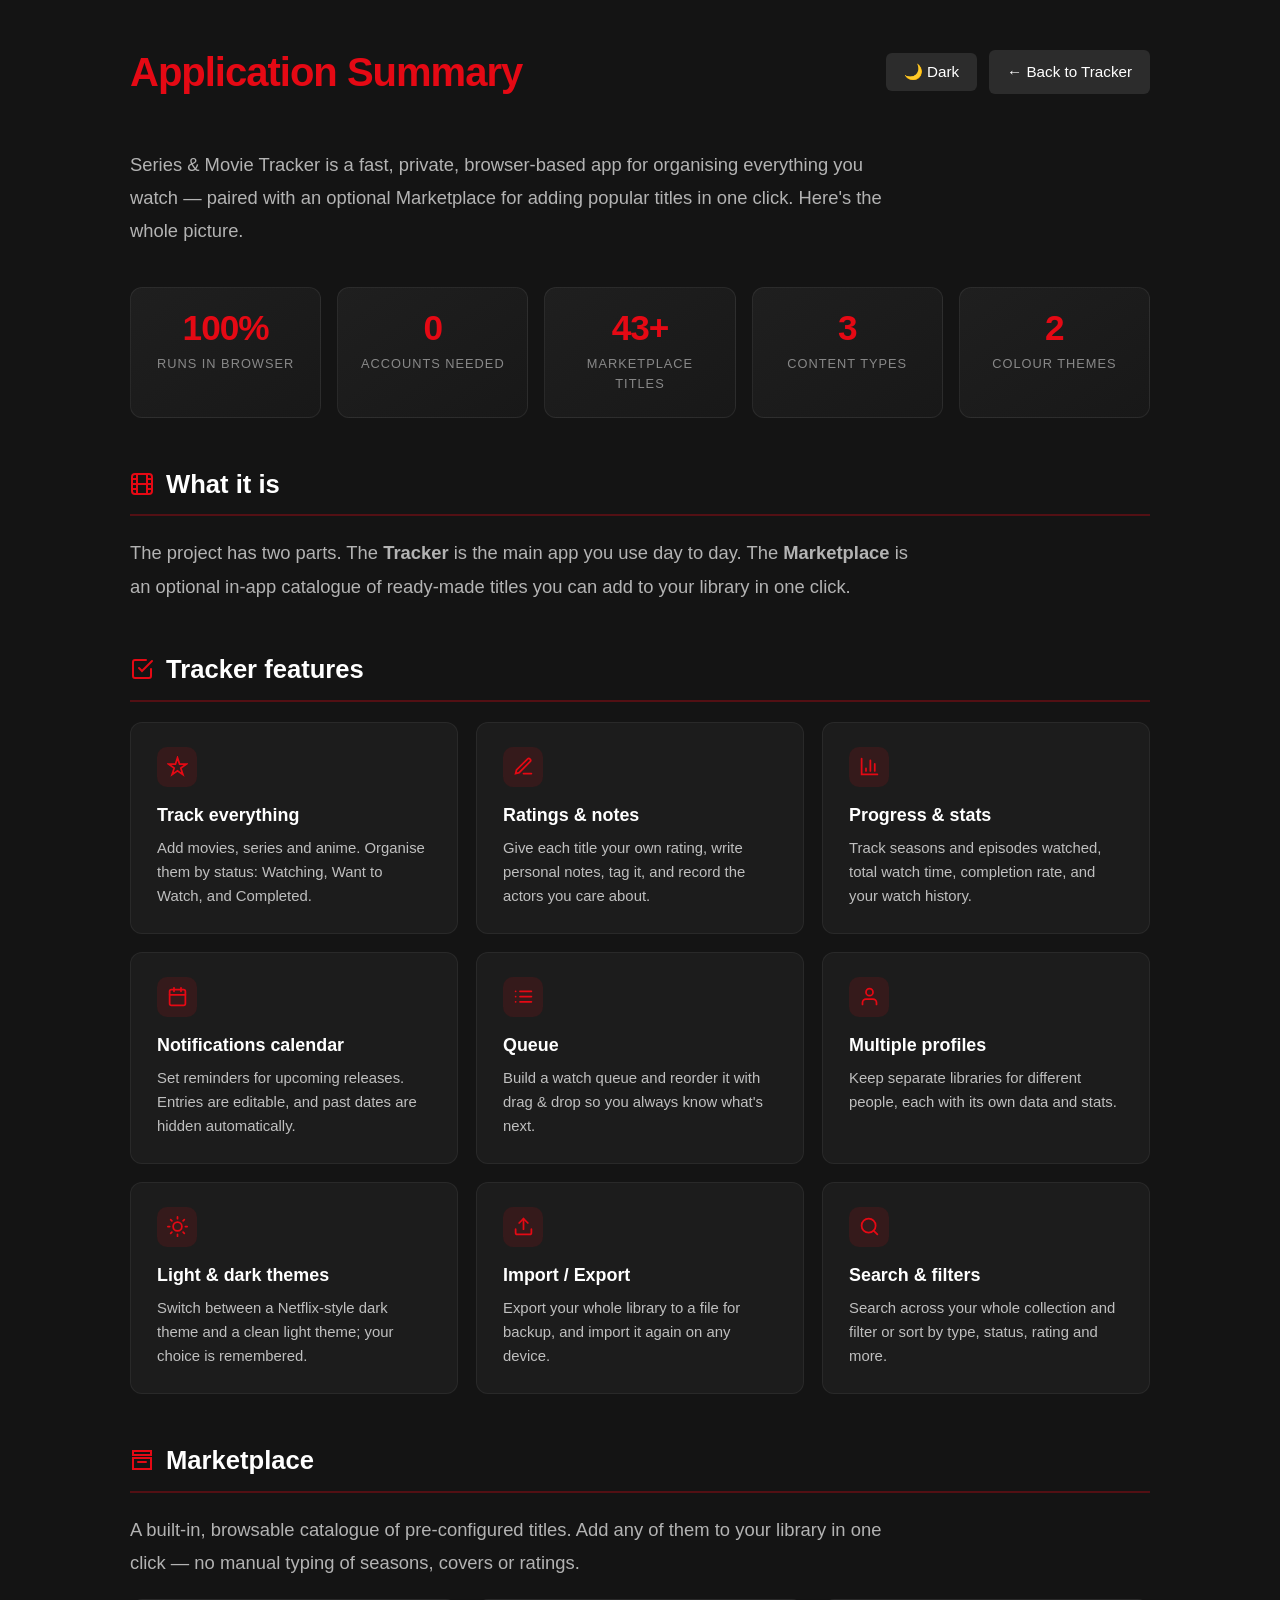
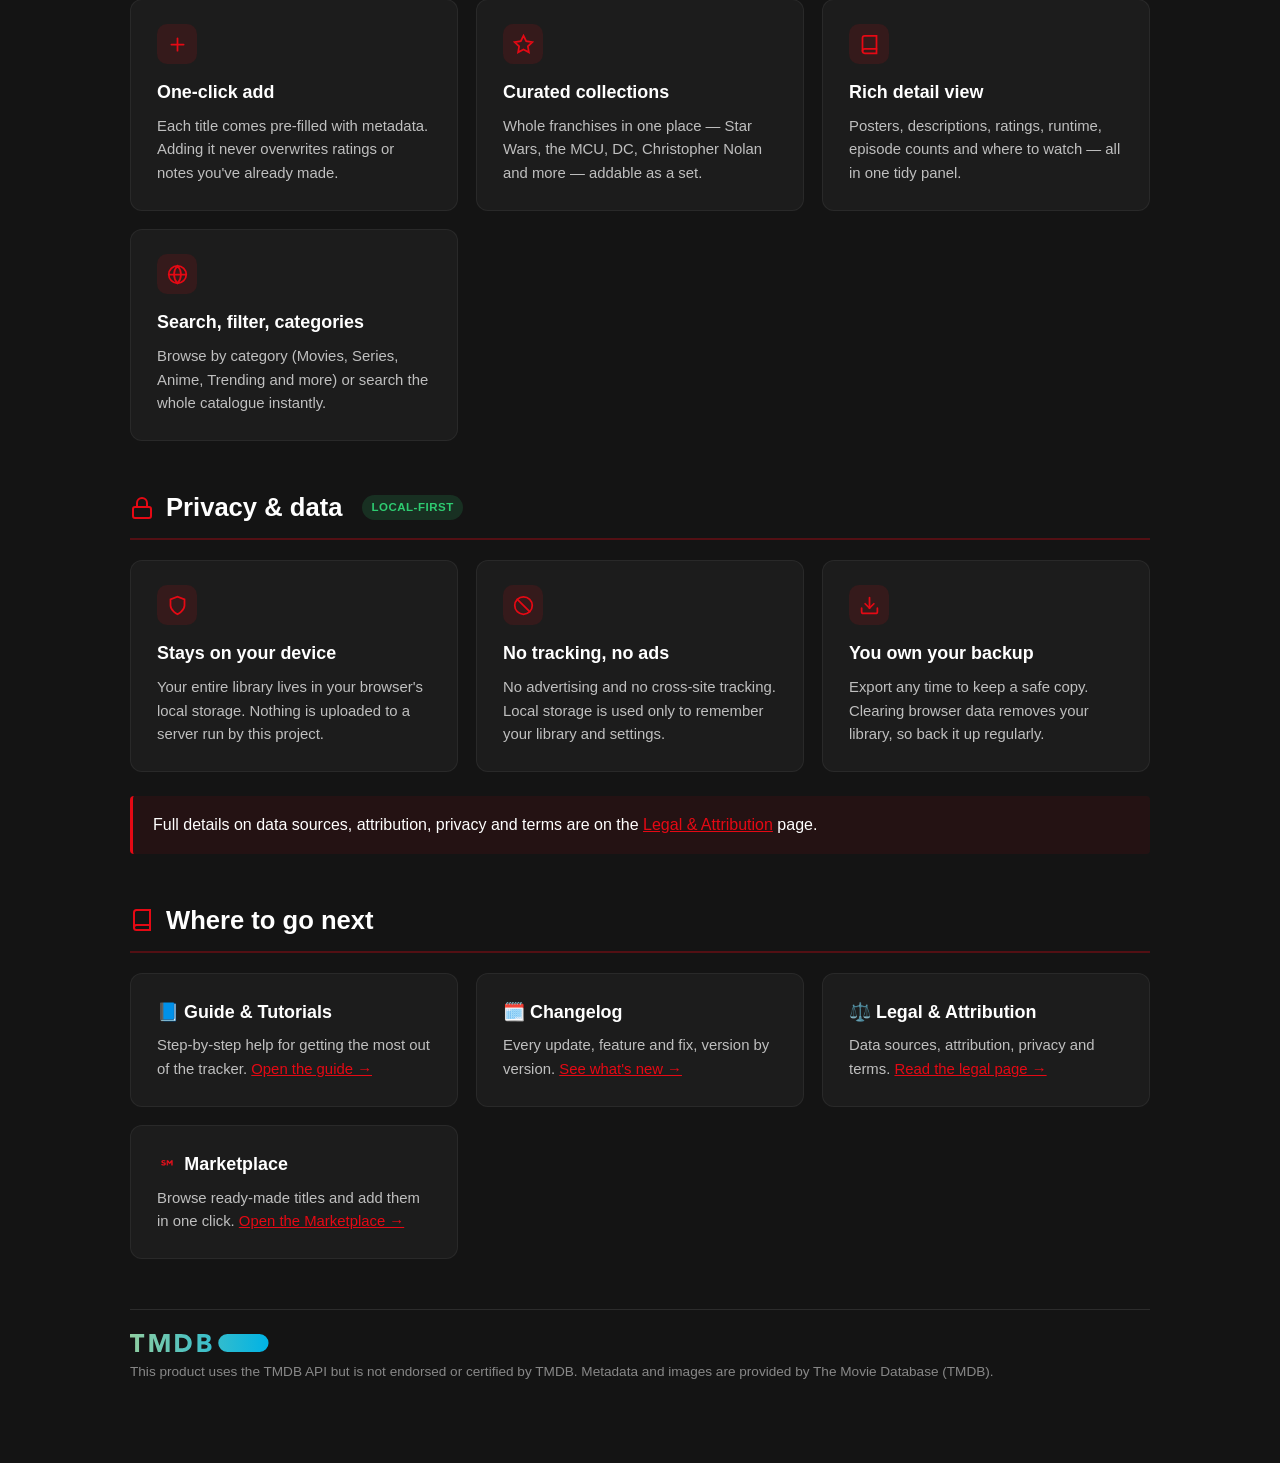
<file: Application_Summary.html>
<!DOCTYPE html>
<html lang="en">
<head>
    <meta charset="UTF-8">
    <meta name="viewport" content="width=device-width, initial-scale=1.0">
    <link rel="icon" type="image/png" sizes="192x192" href="favicon.png">
    <title>Application Summary - Series & Movie Tracker</title>
    <style>
        * { margin:0; padding:0; box-sizing:border-box; font-family:'Helvetica Neue', Arial, sans-serif; }
        body { background-color:#141414; color:#fff; line-height:1.6; transition:background-color .3s,color .3s; }
        body.light-theme { background-color:#f5f5f5; color:#333; }

        .container { max-width:1100px; margin:0 auto; padding:20px 40px 80px; }
        header { display:flex; justify-content:space-between; align-items:center; padding:20px 0; margin-bottom:24px; flex-wrap:wrap; gap:20px; }
        .header-left { display:flex; align-items:center; gap:20px; }
        .header-controls { display:flex; gap:12px; align-items:center; }
        h1 { color:#e50914; font-size:2.5rem; font-weight:700; letter-spacing:-1px; }

        .theme-toggle, .nav-link {
            background-color:rgba(255,255,255,0.1); color:#fff; border:none;
            padding:10px 18px; border-radius:6px; cursor:pointer; font-size:0.95rem;
            text-decoration:none; display:inline-block; transition:background-color .2s;
        }
        .theme-toggle:hover, .nav-link:hover { background-color:rgba(255,255,255,0.2); }
        body.light-theme .theme-toggle, body.light-theme .nav-link { background-color:rgba(0,0,0,0.05); color:#333; border:1px solid #ddd; }

        .intro-text { font-size:1.15rem; color:#b3b3b3; margin-bottom:40px; line-height:1.8; max-width:780px; }
        body.light-theme .intro-text { color:#666; }

        .section-title {
            font-size:1.6rem; color:#fff; margin:46px 0 20px; padding-bottom:10px;
            border-bottom:2px solid rgba(229,9,20,0.3); display:flex; align-items:center; gap:12px;
        }
        body.light-theme .section-title { color:#222; }
        .section-title svg { width:24px; height:24px; stroke:#e50914; flex-shrink:0; }

        /* stat strip */
        .stats { display:grid; grid-template-columns:repeat(auto-fit,minmax(150px,1fr)); gap:16px; margin-bottom:20px; }
        .stat {
            background:linear-gradient(145deg,#1f1f1f,#181818); border:1px solid rgba(255,255,255,0.07);
            border-radius:12px; padding:22px 20px; text-align:center;
        }
        body.light-theme .stat { background:#fff; border-color:#eaeaea; box-shadow:0 2px 8px rgba(0,0,0,0.06); }
        .stat .num { font-size:2.2rem; font-weight:800; color:#e50914; letter-spacing:-1px; line-height:1; }
        .stat .lbl { font-size:0.8rem; text-transform:uppercase; letter-spacing:1px; color:#888; margin-top:8px; }

        /* feature grid */
        .grid { display:grid; grid-template-columns:repeat(auto-fit,minmax(280px,1fr)); gap:18px; }
        .card {
            background-color:#1c1c1c; border:1px solid rgba(255,255,255,0.06);
            border-radius:12px; padding:24px 26px; transition:transform .2s,border-color .2s;
        }
        .card:hover { transform:translateY(-3px); border-color:rgba(229,9,20,0.4); }
        body.light-theme .card { background-color:#fff; box-shadow:0 2px 8px rgba(0,0,0,0.08); border-color:#eee; }
        .card .ico { width:40px; height:40px; border-radius:10px; background:rgba(229,9,20,0.12); display:flex; align-items:center; justify-content:center; margin-bottom:14px; }
        .card .ico svg { width:21px; height:21px; stroke:#e50914; }
        .card h3 { font-size:1.12rem; color:#fff; margin-bottom:8px; }
        body.light-theme .card h3 { color:#222; }
        .card p { color:#bfbfbf; font-size:0.93rem; }
        body.light-theme .card p { color:#555; }

        /* simple list rows */
        .rows { display:flex; flex-direction:column; gap:1px; background:rgba(255,255,255,0.06); border:1px solid rgba(255,255,255,0.06); border-radius:12px; overflow:hidden; }
        .row { background:#1c1c1c; padding:16px 22px; display:flex; gap:16px; align-items:flex-start; }
        body.light-theme .row { background:#fff; }
        body.light-theme .rows { background:#eaeaea; }
        .row .k { color:#e50914; font-weight:700; min-width:160px; flex-shrink:0; }
        .row .v { color:#bfbfbf; }
        body.light-theme .row .v { color:#555; }

        .note { background-color:rgba(229,9,20,0.08); border-left:3px solid #e50914; padding:16px 20px; border-radius:4px; margin:24px 0; }
        .note p { margin:0; color:#fff; }
        body.light-theme .note { background-color:rgba(229,9,20,0.05); }
        body.light-theme .note p { color:#333; }

        .pill { display:inline-block; font-size:0.72rem; font-weight:700; letter-spacing:.5px; text-transform:uppercase; padding:3px 9px; border-radius:20px; background:rgba(46,204,113,0.15); color:#2ecc71; margin-left:8px; vertical-align:middle; }
        .pill.priv { background:rgba(245,166,35,0.15); color:#f5a623; }

        a { color:#e50914; }
        footer.sum-footer { margin-top:50px; padding-top:24px; border-top:1px solid rgba(255,255,255,0.1); color:#888; font-size:0.85rem; line-height:1.7; }
        footer.sum-footer .tmdb-logo { height:18px; margin-bottom:8px; display:block; }

        @media (max-width:768px){ .container{padding:20px;} h1{font-size:2rem;} .row{flex-direction:column;gap:4px;} .row .k{min-width:0;} }
    </style>
</head>
<body>
    <div class="container">
        <header>
            <div class="header-left">
                <h1>Application Summary</h1>
            </div>
            <div class="header-controls">
                <button class="theme-toggle" id="themeToggle">🌙 Dark</button>
                <a href="index.html" class="nav-link">← Back to Tracker</a>
            </div>
        </header>

        <p class="intro-text">
            Series &amp; Movie Tracker is a fast, private, browser-based app for organising everything you watch &mdash;
            paired with an optional Marketplace for adding popular titles in one click. Here's the whole picture.
        </p>

        <div class="stats">
            <div class="stat"><div class="num">100%</div><div class="lbl">Runs in browser</div></div>
            <div class="stat"><div class="num">0</div><div class="lbl">Accounts needed</div></div>
            <div class="stat"><div class="num">43+</div><div class="lbl">Marketplace titles</div></div>
            <div class="stat"><div class="num">3</div><div class="lbl">Content types</div></div>
            <div class="stat"><div class="num">2</div><div class="lbl">Colour themes</div></div>
        </div>

        <h2 class="section-title">
            <svg viewBox="0 0 24 24" fill="none" stroke-width="2" stroke-linecap="round"><rect x="2" y="2" width="20" height="20" rx="3"/><path d="M7 2v20M17 2v20M2 12h20M2 7h5M2 17h5M17 7h5M17 17h5"/></svg>
            What it is
        </h2>
        <p class="intro-text" style="margin-bottom:24px">
            The project has two parts. The <strong>Tracker</strong> is the main app you use day to day. The
            <strong>Marketplace</strong> is an optional in-app catalogue of ready-made titles you can add to your
            library in one click.
        </p>

        <h2 class="section-title">
            <svg viewBox="0 0 24 24" fill="none" stroke-width="2" stroke-linecap="round"><path d="M9 11l3 3L22 4"/><path d="M21 12v7a2 2 0 0 1-2 2H5a2 2 0 0 1-2-2V5a2 2 0 0 1 2-2h11"/></svg>
            Tracker features
        </h2>
        <div class="grid">
            <div class="card">
                <div class="ico"><svg viewBox="0 0 24 24" fill="none" stroke-width="2" stroke-linecap="round"><path d="M12 2l2.4 7.4H22l-6.2 4.5 2.4 7.4L12 17l-6.2 4.3 2.4-7.4L2 9.4h7.6z"/></svg></div>
                <h3>Track everything</h3>
                <p>Add movies, series and anime. Organise them by status: Watching, Want to Watch, and Completed.</p>
            </div>
            <div class="card">
                <div class="ico"><svg viewBox="0 0 24 24" fill="none" stroke-width="2" stroke-linecap="round"><path d="M12 20h9"/><path d="M16.5 3.5a2.1 2.1 0 0 1 3 3L7 19l-4 1 1-4z"/></svg></div>
                <h3>Ratings &amp; notes</h3>
                <p>Give each title your own rating, write personal notes, tag it, and record the actors you care about.</p>
            </div>
            <div class="card">
                <div class="ico"><svg viewBox="0 0 24 24" fill="none" stroke-width="2" stroke-linecap="round"><path d="M3 3v18h18"/><path d="M18 17V9M13 17V5M8 17v-3"/></svg></div>
                <h3>Progress &amp; stats</h3>
                <p>Track seasons and episodes watched, total watch time, completion rate, and your watch history.</p>
            </div>
            <div class="card">
                <div class="ico"><svg viewBox="0 0 24 24" fill="none" stroke-width="2" stroke-linecap="round"><rect x="3" y="4" width="18" height="18" rx="2"/><path d="M16 2v4M8 2v4M3 10h18"/></svg></div>
                <h3>Notifications calendar</h3>
                <p>Set reminders for upcoming releases. Entries are editable, and past dates are hidden automatically.</p>
            </div>
            <div class="card">
                <div class="ico"><svg viewBox="0 0 24 24" fill="none" stroke-width="2" stroke-linecap="round"><line x1="8" y1="6" x2="21" y2="6"/><line x1="8" y1="12" x2="21" y2="12"/><line x1="8" y1="18" x2="21" y2="18"/><line x1="3" y1="6" x2="3.01" y2="6"/><line x1="3" y1="12" x2="3.01" y2="12"/><line x1="3" y1="18" x2="3.01" y2="18"/></svg></div>
                <h3>Queue</h3>
                <p>Build a watch queue and reorder it with drag &amp; drop so you always know what's next.</p>
            </div>
            <div class="card">
                <div class="ico"><svg viewBox="0 0 24 24" fill="none" stroke-width="2" stroke-linecap="round"><path d="M20 21v-2a4 4 0 0 0-4-4H8a4 4 0 0 0-4 4v2"/><circle cx="12" cy="7" r="4"/></svg></div>
                <h3>Multiple profiles</h3>
                <p>Keep separate libraries for different people, each with its own data and stats.</p>
            </div>
            <div class="card">
                <div class="ico"><svg viewBox="0 0 24 24" fill="none" stroke-width="2" stroke-linecap="round"><circle cx="12" cy="12" r="5"/><path d="M12 1v2M12 21v2M4.2 4.2l1.4 1.4M18.4 18.4l1.4 1.4M1 12h2M21 12h2M4.2 19.8l1.4-1.4M18.4 5.6l1.4-1.4"/></svg></div>
                <h3>Light &amp; dark themes</h3>
                <p>Switch between a Netflix-style dark theme and a clean light theme; your choice is remembered.</p>
            </div>
            <div class="card">
                <div class="ico"><svg viewBox="0 0 24 24" fill="none" stroke-width="2" stroke-linecap="round"><path d="M21 15v4a2 2 0 0 1-2 2H5a2 2 0 0 1-2-2v-4"/><polyline points="17 8 12 3 7 8"/><line x1="12" y1="3" x2="12" y2="15"/></svg></div>
                <h3>Import / Export</h3>
                <p>Export your whole library to a file for backup, and import it again on any device.</p>
            </div>
            <div class="card">
                <div class="ico"><svg viewBox="0 0 24 24" fill="none" stroke-width="2" stroke-linecap="round"><circle cx="11" cy="11" r="8"/><line x1="21" y1="21" x2="16.65" y2="16.65"/></svg></div>
                <h3>Search &amp; filters</h3>
                <p>Search across your whole collection and filter or sort by type, status, rating and more.</p>
            </div>
        </div>

        <h2 class="section-title">
            <svg viewBox="0 0 24 24" fill="none" stroke-width="2" stroke-linecap="round"><path d="M3 3h18v4H3zM3 10h18v11H3z"/><path d="M8 14h8"/></svg>
            Marketplace
        </h2>
        <p class="intro-text" style="margin-bottom:20px">
            A built-in, browsable catalogue of pre-configured titles. Add any of them to your library in one click &mdash;
            no manual typing of seasons, covers or ratings.
        </p>
        <div class="grid">
            <div class="card">
                <div class="ico"><svg viewBox="0 0 24 24" fill="none" stroke-width="2" stroke-linecap="round"><line x1="12" y1="5" x2="12" y2="19"/><line x1="5" y1="12" x2="19" y2="12"/></svg></div>
                <h3>One-click add</h3>
                <p>Each title comes pre-filled with metadata. Adding it never overwrites ratings or notes you've already made.</p>
            </div>
            <div class="card">
                <div class="ico"><svg viewBox="0 0 24 24" fill="none" stroke-width="2" stroke-linecap="round"><polygon points="12 2 15.09 8.26 22 9.27 17 14.14 18.18 21.02 12 17.77 5.82 21.02 7 14.14 2 9.27 8.91 8.26 12 2"/></svg></div>
                <h3>Curated collections</h3>
                <p>Whole franchises in one place &mdash; Star Wars, the MCU, DC, Christopher Nolan and more &mdash; addable as a set.</p>
            </div>
            <div class="card">
                <div class="ico"><svg viewBox="0 0 24 24" fill="none" stroke-width="2" stroke-linecap="round"><path d="M4 19.5A2.5 2.5 0 0 1 6.5 17H20"/><path d="M6.5 2H20v20H6.5A2.5 2.5 0 0 1 4 19.5v-15A2.5 2.5 0 0 1 6.5 2z"/></svg></div>
                <h3>Rich detail view</h3>
                <p>Posters, descriptions, ratings, runtime, episode counts and where to watch &mdash; all in one tidy panel.</p>
            </div>
            <div class="card">
                <div class="ico"><svg viewBox="0 0 24 24" fill="none" stroke-width="2" stroke-linecap="round"><circle cx="12" cy="12" r="10"/><path d="M2 12h20M12 2a15.3 15.3 0 0 1 4 10 15.3 15.3 0 0 1-4 10 15.3 15.3 0 0 1-4-10 15.3 15.3 0 0 1 4-10z"/></svg></div>
                <h3>Search, filter, categories</h3>
                <p>Browse by category (Movies, Series, Anime, Trending and more) or search the whole catalogue instantly.</p>
            </div>
        </div>

        <h2 class="section-title">
            <svg viewBox="0 0 24 24" fill="none" stroke-width="2" stroke-linecap="round"><rect x="3" y="11" width="18" height="11" rx="2"/><path d="M7 11V7a5 5 0 0 1 10 0v4"/></svg>
            Privacy &amp; data <span class="pill">Local-first</span>
        </h2>
        <div class="grid">
            <div class="card">
                <div class="ico"><svg viewBox="0 0 24 24" fill="none" stroke-width="2" stroke-linecap="round"><path d="M12 22s8-4 8-10V5l-8-3-8 3v7c0 6 8 10 8 10z"/></svg></div>
                <h3>Stays on your device</h3>
                <p>Your entire library lives in your browser's local storage. Nothing is uploaded to a server run by this project.</p>
            </div>
            <div class="card">
                <div class="ico"><svg viewBox="0 0 24 24" fill="none" stroke-width="2" stroke-linecap="round"><circle cx="12" cy="12" r="10"/><line x1="4.93" y1="4.93" x2="19.07" y2="19.07"/></svg></div>
                <h3>No tracking, no ads</h3>
                <p>No advertising and no cross-site tracking. Local storage is used only to remember your library and settings.</p>
            </div>
            <div class="card">
                <div class="ico"><svg viewBox="0 0 24 24" fill="none" stroke-width="2" stroke-linecap="round"><path d="M21 15v4a2 2 0 0 1-2 2H5a2 2 0 0 1-2-2v-4"/><polyline points="7 10 12 15 17 10"/><line x1="12" y1="15" x2="12" y2="3"/></svg></div>
                <h3>You own your backup</h3>
                <p>Export any time to keep a safe copy. Clearing browser data removes your library, so back it up regularly.</p>
            </div>
        </div>

        <div class="note">
            <p>Full details on data sources, attribution, privacy and terms are on the
            <a href="Legal.html">Legal &amp; Attribution</a> page.</p>
        </div>

        <h2 class="section-title">
            <svg viewBox="0 0 24 24" fill="none" stroke-width="2" stroke-linecap="round"><path d="M4 19.5A2.5 2.5 0 0 1 6.5 17H20"/><path d="M6.5 2H20v20H6.5A2.5 2.5 0 0 1 4 19.5v-15A2.5 2.5 0 0 1 6.5 2z"/></svg>
            Where to go next
        </h2>
        <div class="grid">
            <div class="card"><h3>📘 Guide &amp; Tutorials</h3><p>Step-by-step help for getting the most out of the tracker. <a href="SeriesTracker_Guide.html">Open the guide →</a></p></div>
            <div class="card"><h3>🗓️ Changelog</h3><p>Every update, feature and fix, version by version. <a href="ChangelogSerien.html">See what's new →</a></p></div>
            <div class="card"><h3>⚖️ Legal &amp; Attribution</h3><p>Data sources, attribution, privacy and terms. <a href="Legal.html">Read the legal page →</a></p></div>
            <div class="card"><h3><img src="favicon.png" alt="S&amp;M" style="width:1.1em;height:1.1em;vertical-align:-0.18em;border-radius:4px;margin-right:.15em"> Marketplace</h3><p>Browse ready-made titles and add them in one click. <a href="marketplace.html">Open the Marketplace →</a></p></div>
        </div>

        <footer class="sum-footer">
            <svg class="tmdb-logo" xmlns="http://www.w3.org/2000/svg" viewBox="0 0 273.42 35.52" role="img" aria-label="TMDB logo"><defs><linearGradient id="tmdbGradSum" y1="17.76" x2="273.42" y2="17.76" gradientUnits="userSpaceOnUse"><stop offset="0" stop-color="#90cea1"/><stop offset="0.56" stop-color="#3cbec9"/><stop offset="1" stop-color="#00b3e5"/></linearGradient></defs><g><path fill="url(#tmdbGradSum)" d="M191.85,35.37h63.9A17.67,17.67,0,0,0,273.42,17.7h0A17.67,17.67,0,0,0,255.75,0h-63.9A17.67,17.67,0,0,0,174.18,17.7h0A17.67,17.67,0,0,0,191.85,35.37ZM10.1,35.42h7.8V6.92H28V0H0v6.9H10.1Zm28.1,0H46V8.25h.1L55.05,35.4h6L70.3,8.25h.1V35.4h7.8V0H66.45l-8.2,23.1h-.1L50,0H38.2ZM89.14.12h11.7a33.56,33.56,0,0,1,8.08,1,18.52,18.52,0,0,1,6.67,3.08,15.09,15.09,0,0,1,4.53,5.52,18.5,18.5,0,0,1,1.67,8.25,16.91,16.91,0,0,1-1.62,7.58,16.3,16.3,0,0,1-4.38,5.5,19.24,19.24,0,0,1-6.35,3.37,24.53,24.53,0,0,1-7.55,1.15H89.14Zm7.8,28.2h4a21.66,21.66,0,0,0,5-.55A10.58,10.58,0,0,0,110,26a8.73,8.73,0,0,0,2.68-3.35,11.9,11.9,0,0,0,1-5.08,9.87,9.87,0,0,0-1-4.52,9.17,9.17,0,0,0-2.63-3.18A11.61,11.61,0,0,0,106.22,8a17.06,17.06,0,0,0-4.68-.63h-4.6ZM133.09.12h13.2a32.87,32.87,0,0,1,4.63.33,12.66,12.66,0,0,1,4.17,1.3,7.94,7.94,0,0,1,3,2.72,8.34,8.34,0,0,1,1.15,4.65,7.48,7.48,0,0,1-1.67,5,9.13,9.13,0,0,1-4.43,2.82V17a10.28,10.28,0,0,1,3.18,1,8.51,8.51,0,0,1,2.45,1.85,7.79,7.79,0,0,1,1.57,2.62,9.16,9.16,0,0,1,.55,3.2,8.52,8.52,0,0,1-1.2,4.68,9.32,9.32,0,0,1-3.1,3A13.38,13.38,0,0,1,152.32,35a22.5,22.5,0,0,1-4.73.5h-14.5Zm7.8,14.15h5.65a7.65,7.65,0,0,0,1.78-.2,4.78,4.78,0,0,0,1.57-.65,3.43,3.43,0,0,0,1.13-1.2,3.63,3.63,0,0,0,.42-1.8A3.3,3.3,0,0,0,151,8.6a3.42,3.42,0,0,0-1.23-1.13A6.07,6.07,0,0,0,148,6.9a9.9,9.9,0,0,0-1.85-.18h-5.3Zm0,14.65h7a8.27,8.27,0,0,0,1.83-.2,4.67,4.67,0,0,0,1.67-.7,3.93,3.93,0,0,0,1.23-1.3,3.8,3.8,0,0,0,.47-1.95,3.16,3.16,0,0,0-.62-2,4,4,0,0,0-1.58-1.18,8.23,8.23,0,0,0-2-.55,15.12,15.12,0,0,0-2.05-.15h-5.9Z"/></g></svg>
            This product uses the TMDB API but is not endorsed or certified by TMDB. Metadata and images are provided by The Movie Database (TMDB).
        </footer>
    </div>

    <script>
        let currentTheme = 'dark';
        function loadTheme() {
            const settings = localStorage.getItem('seriesTrackerSettings');
            if (settings) { try { currentTheme = (JSON.parse(settings).theme) || 'dark'; } catch (e) {} }
            applyTheme(currentTheme);
        }
        function applyTheme(theme) {
            currentTheme = theme;
            if (theme === 'light') { document.body.classList.add('light-theme'); document.getElementById('themeToggle').textContent = '☀️ Light'; }
            else { document.body.classList.remove('light-theme'); document.getElementById('themeToggle').textContent = '🌙 Dark'; }
            saveTheme();
        }
        function saveTheme() {
            const settings = localStorage.getItem('seriesTrackerSettings');
            let parsed = {};
            if (settings) { try { parsed = JSON.parse(settings); } catch (e) {} }
            parsed.theme = currentTheme;
            localStorage.setItem('seriesTrackerSettings', JSON.stringify(parsed));
        }
        document.getElementById('themeToggle').addEventListener('click', () => { applyTheme(currentTheme === 'dark' ? 'light' : 'dark'); });
        loadTheme();
    </script>
<style id="smGradientCss">
body.gradient-text h1, body.gradient-text h2, body.gradient-text .section-title,
body.gradient-text .hero h1, body.gradient-text .version-number, body.gradient-text .brand-name,
body.gradient-text .page-title, body.gradient-text .modal-title {
  background: linear-gradient(92deg, var(--grad-start, #e50914), var(--grad-end, #f5c518));
  -webkit-background-clip: text; background-clip: text;
  -webkit-text-fill-color: transparent; color: transparent;
}
</style>
<script>
(function(){try{
  var g=JSON.parse(localStorage.getItem('smGradientText')||'null');
  if(g&&g.enabled){
    document.body.classList.add('gradient-text');
    document.body.style.setProperty('--grad-start', g.start||'#e50914');
    document.body.style.setProperty('--grad-end', g.end||'#f5c518');
  }
}catch(e){}})();
</script>
</body>
</html>
</file>
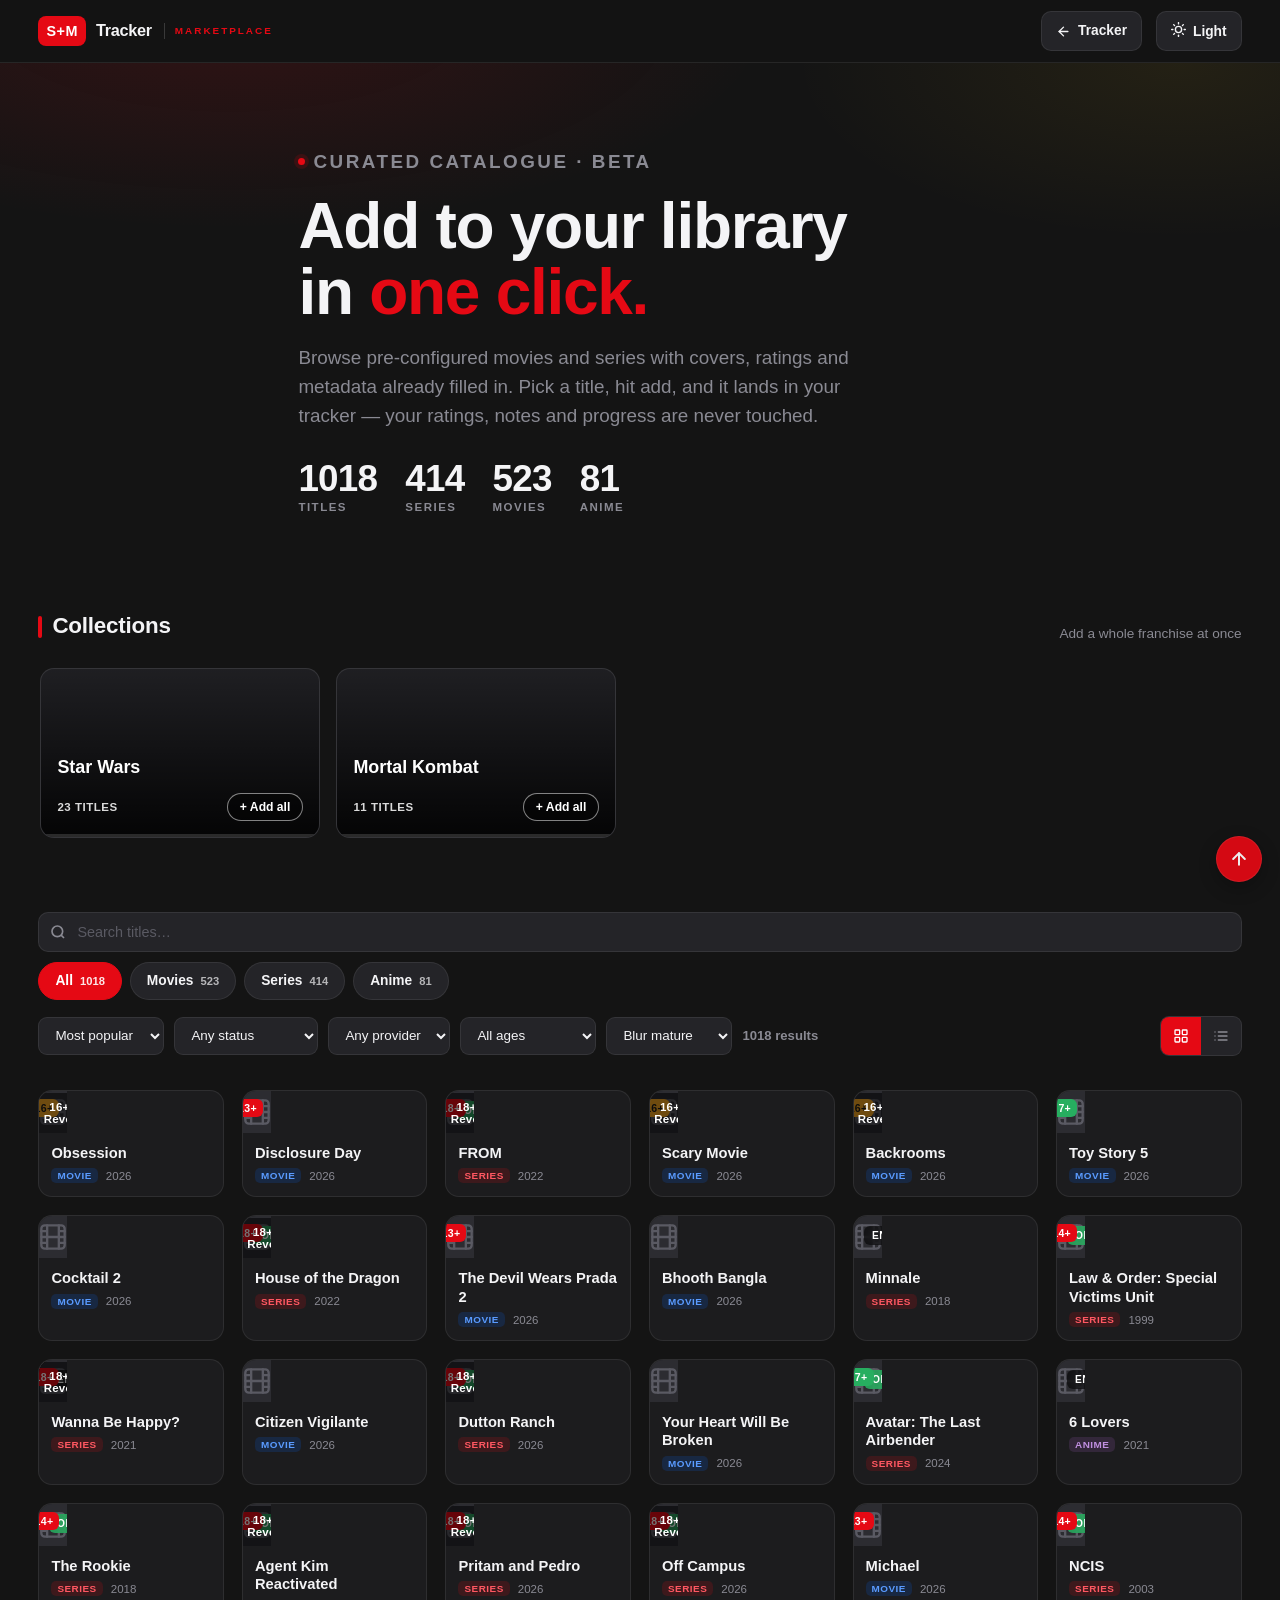
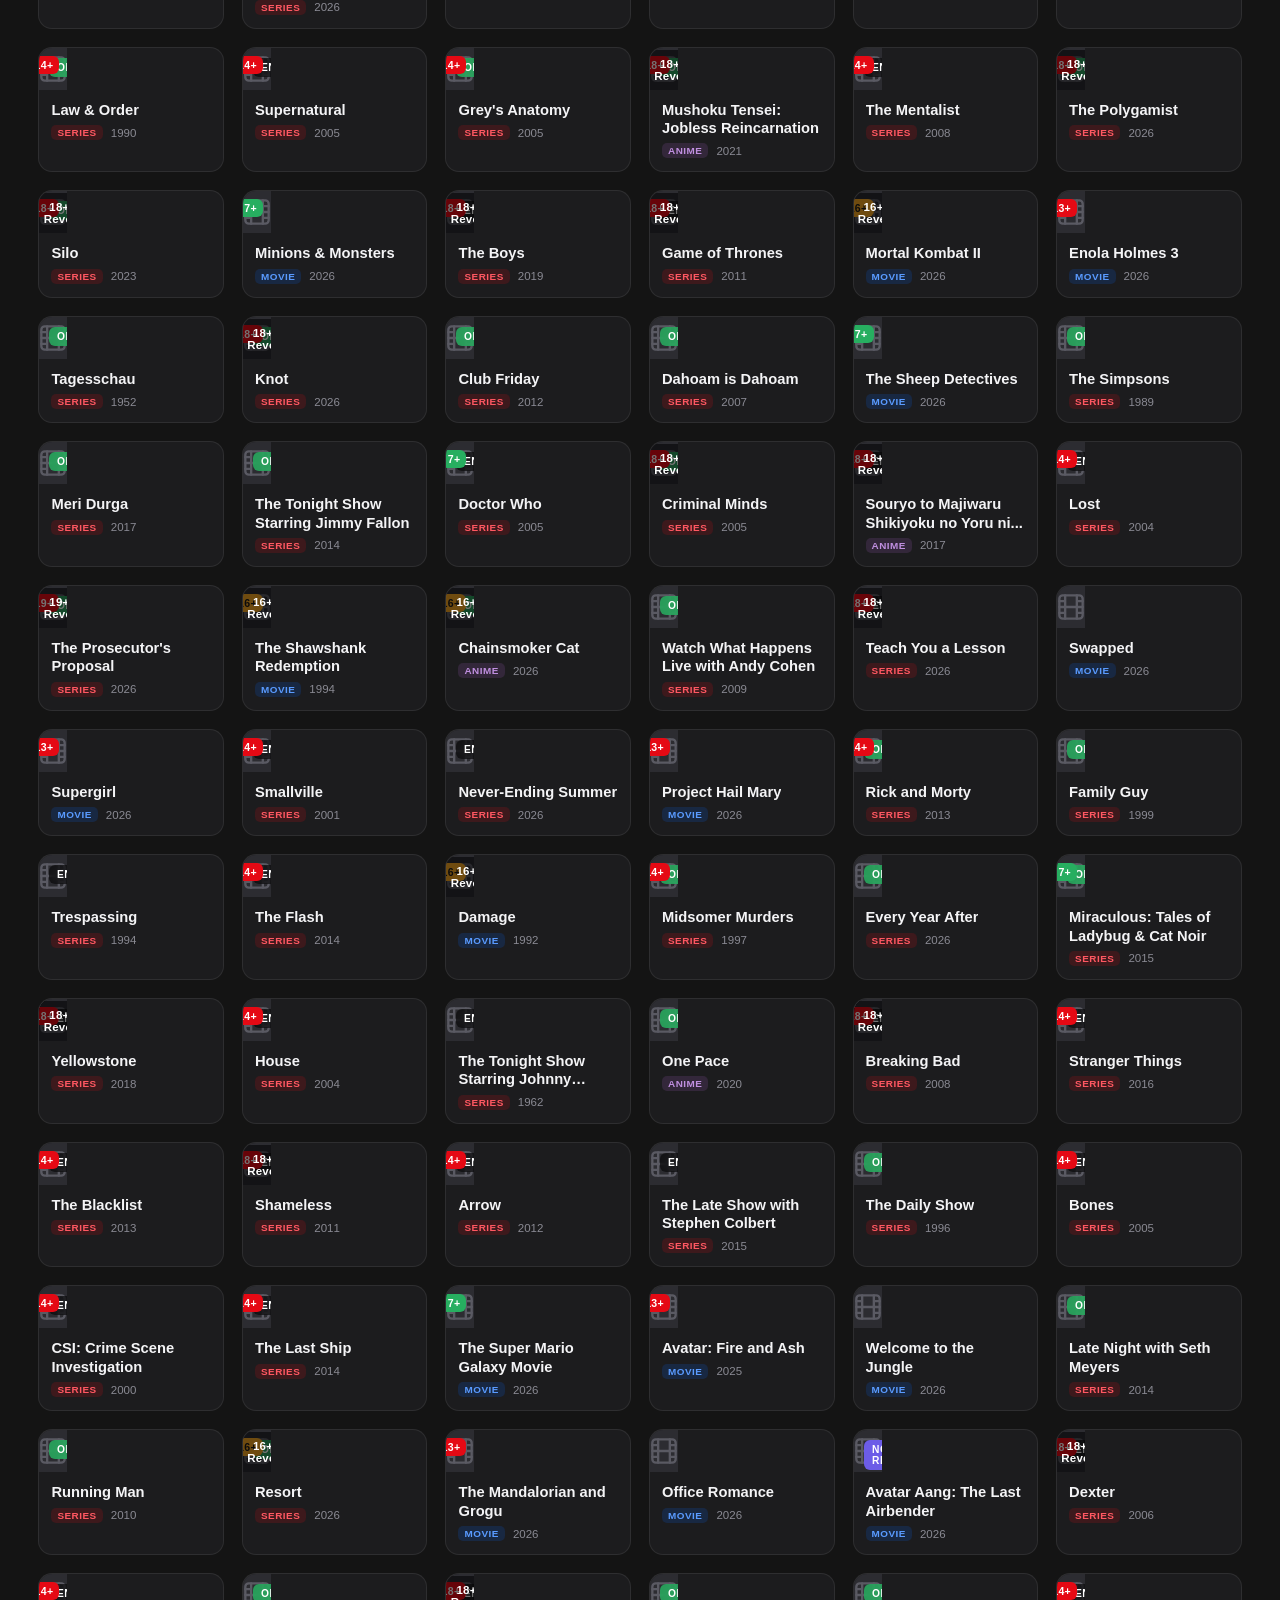
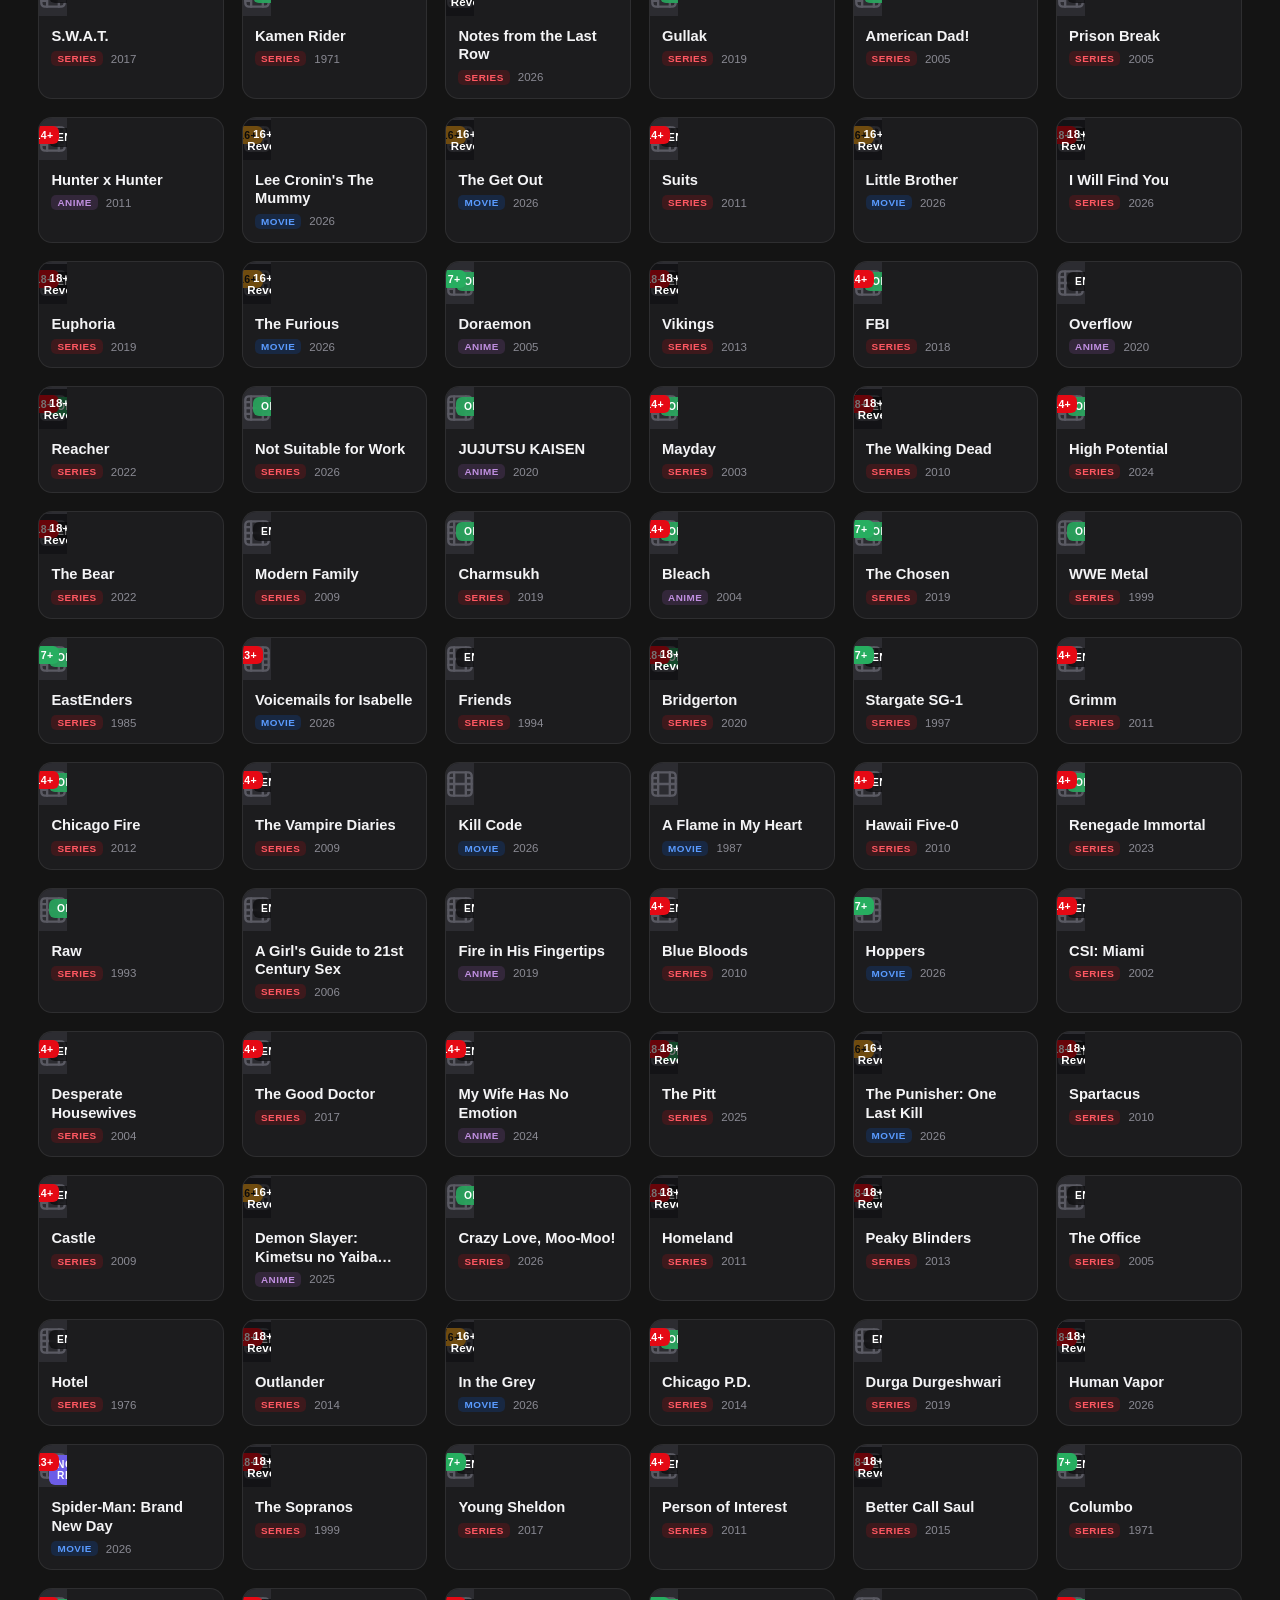
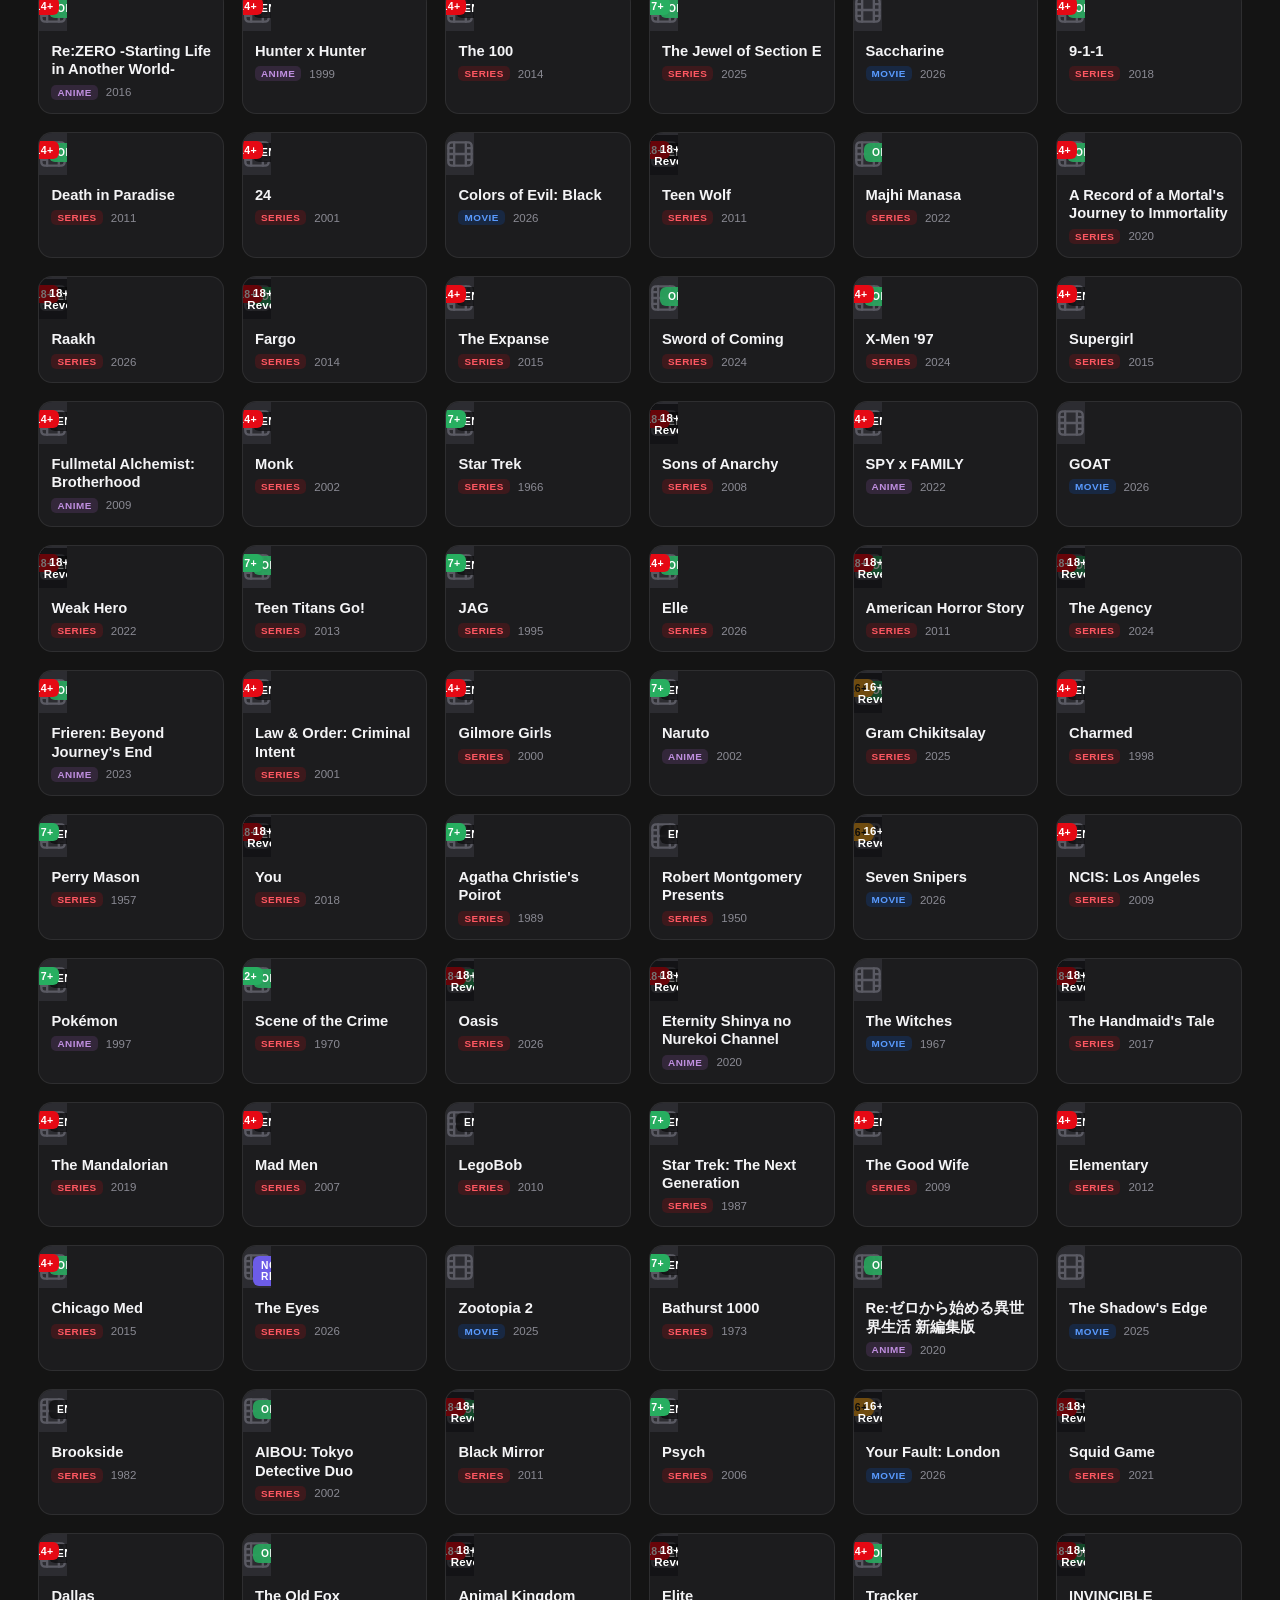
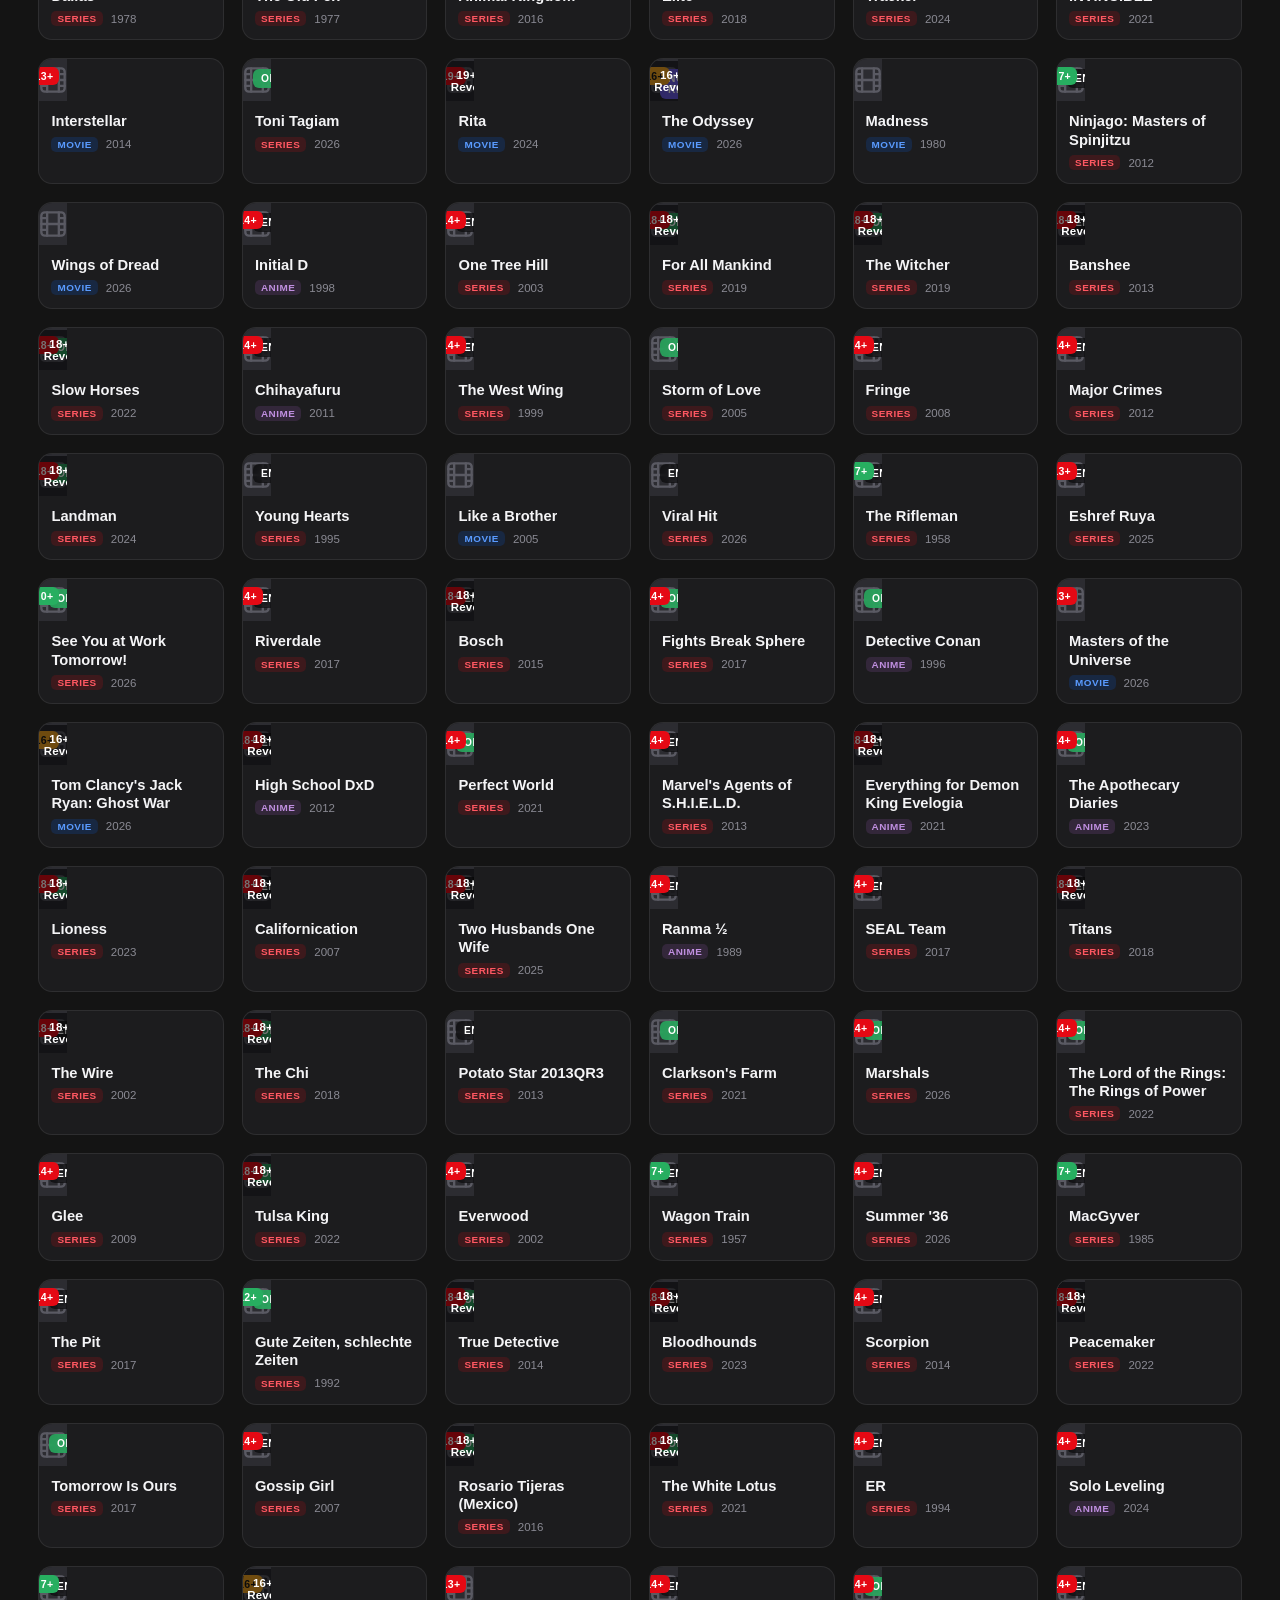
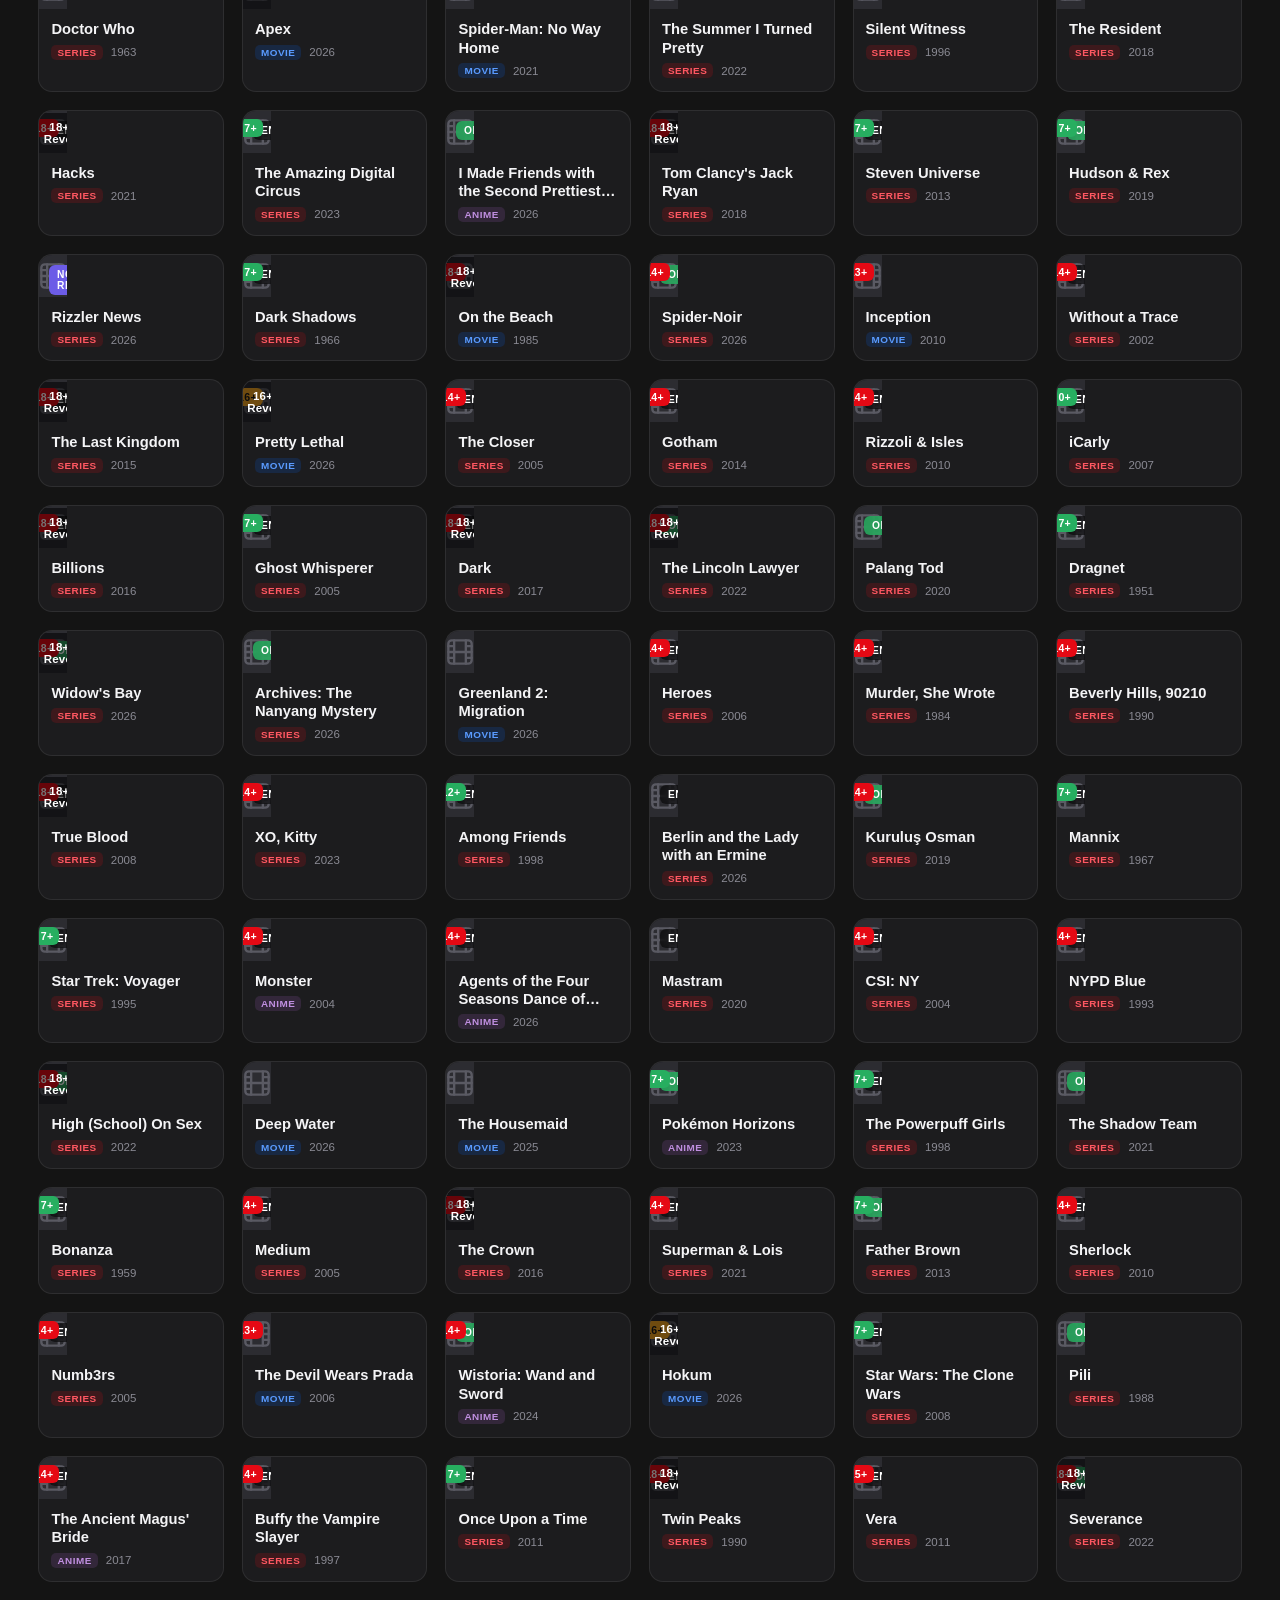
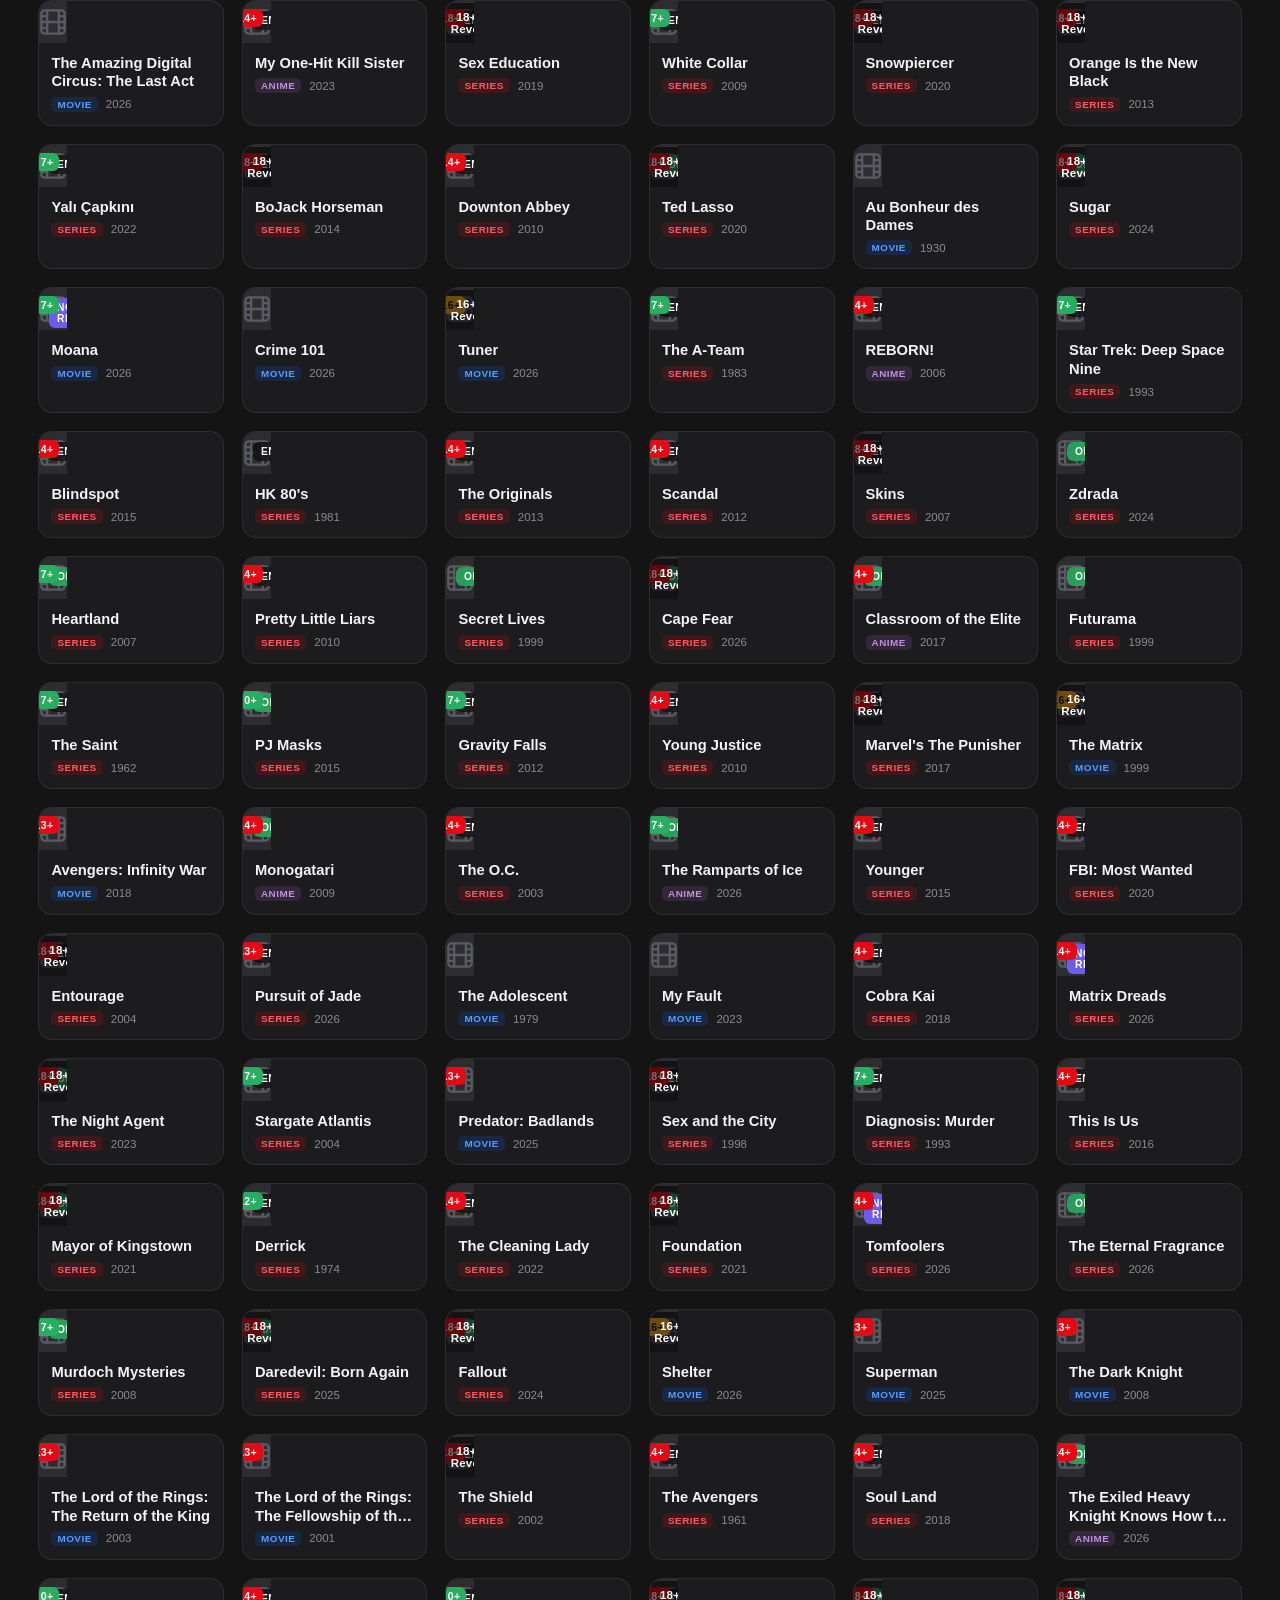
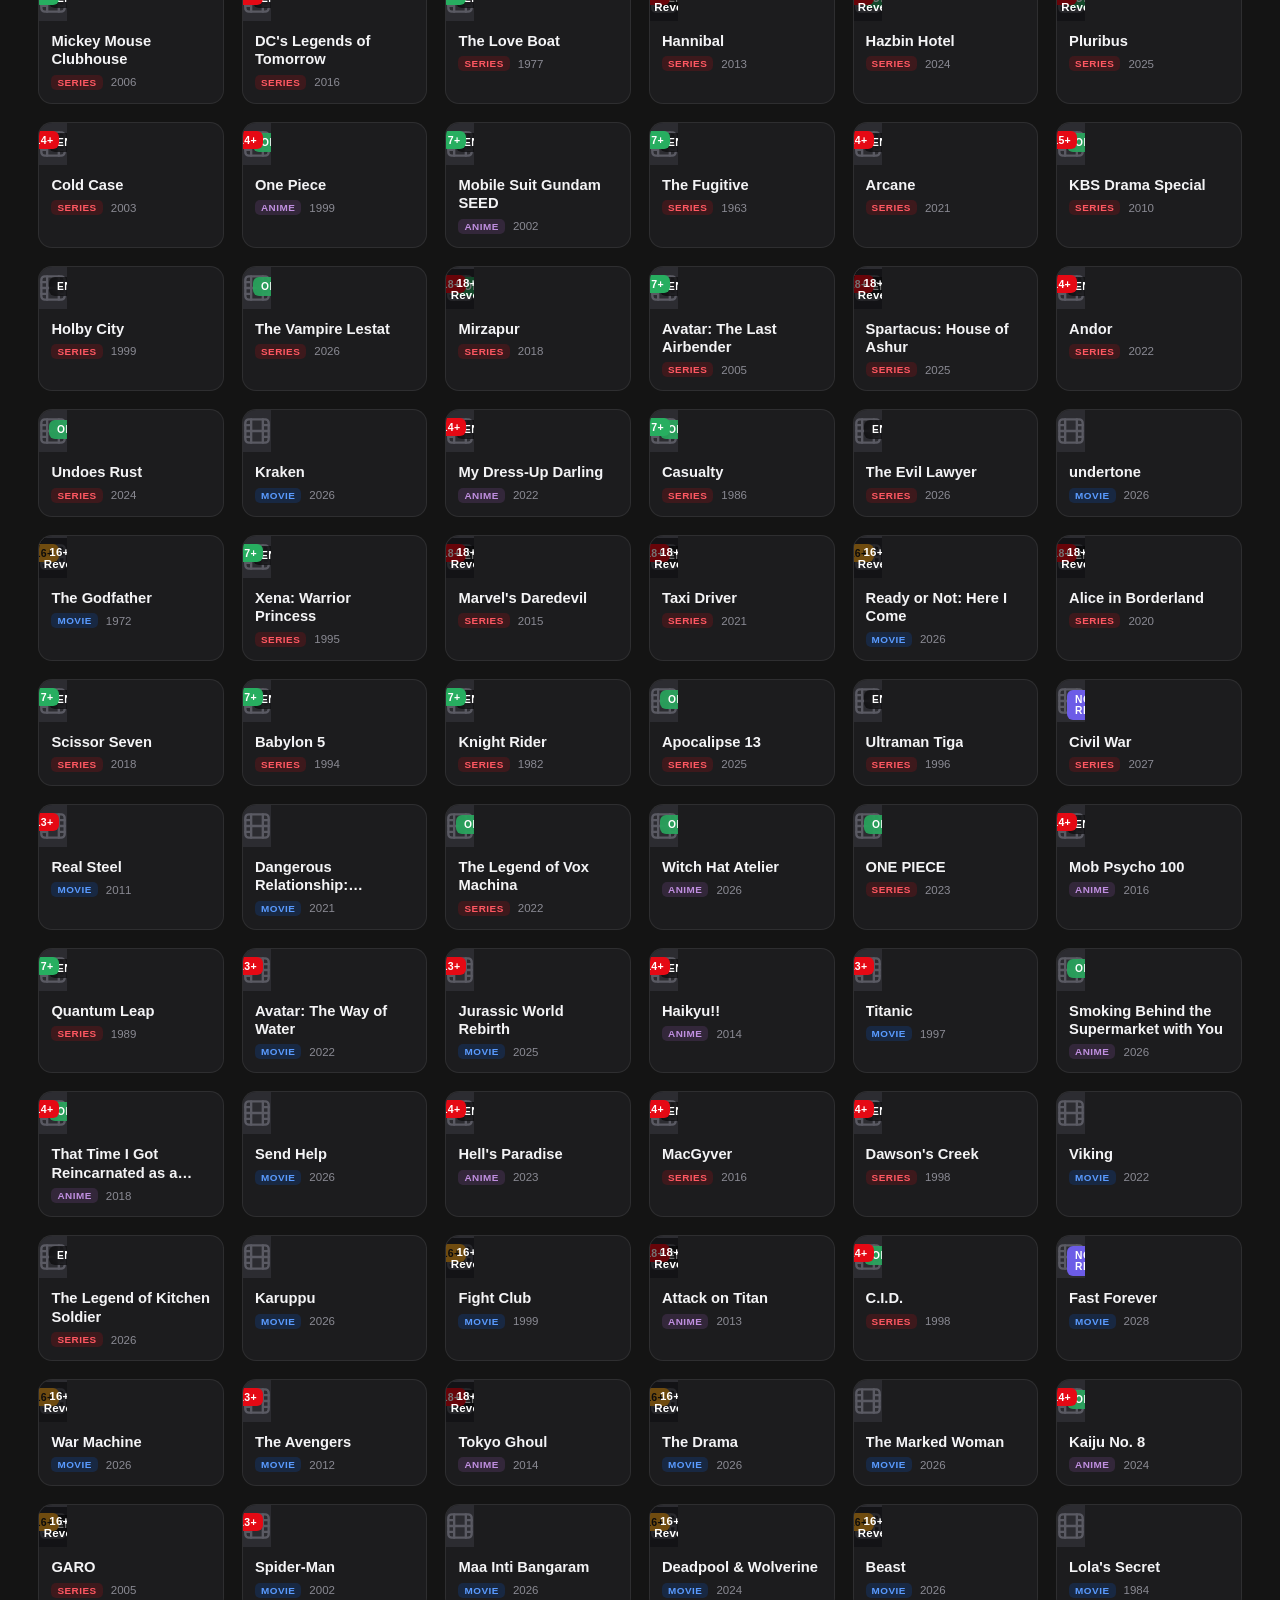
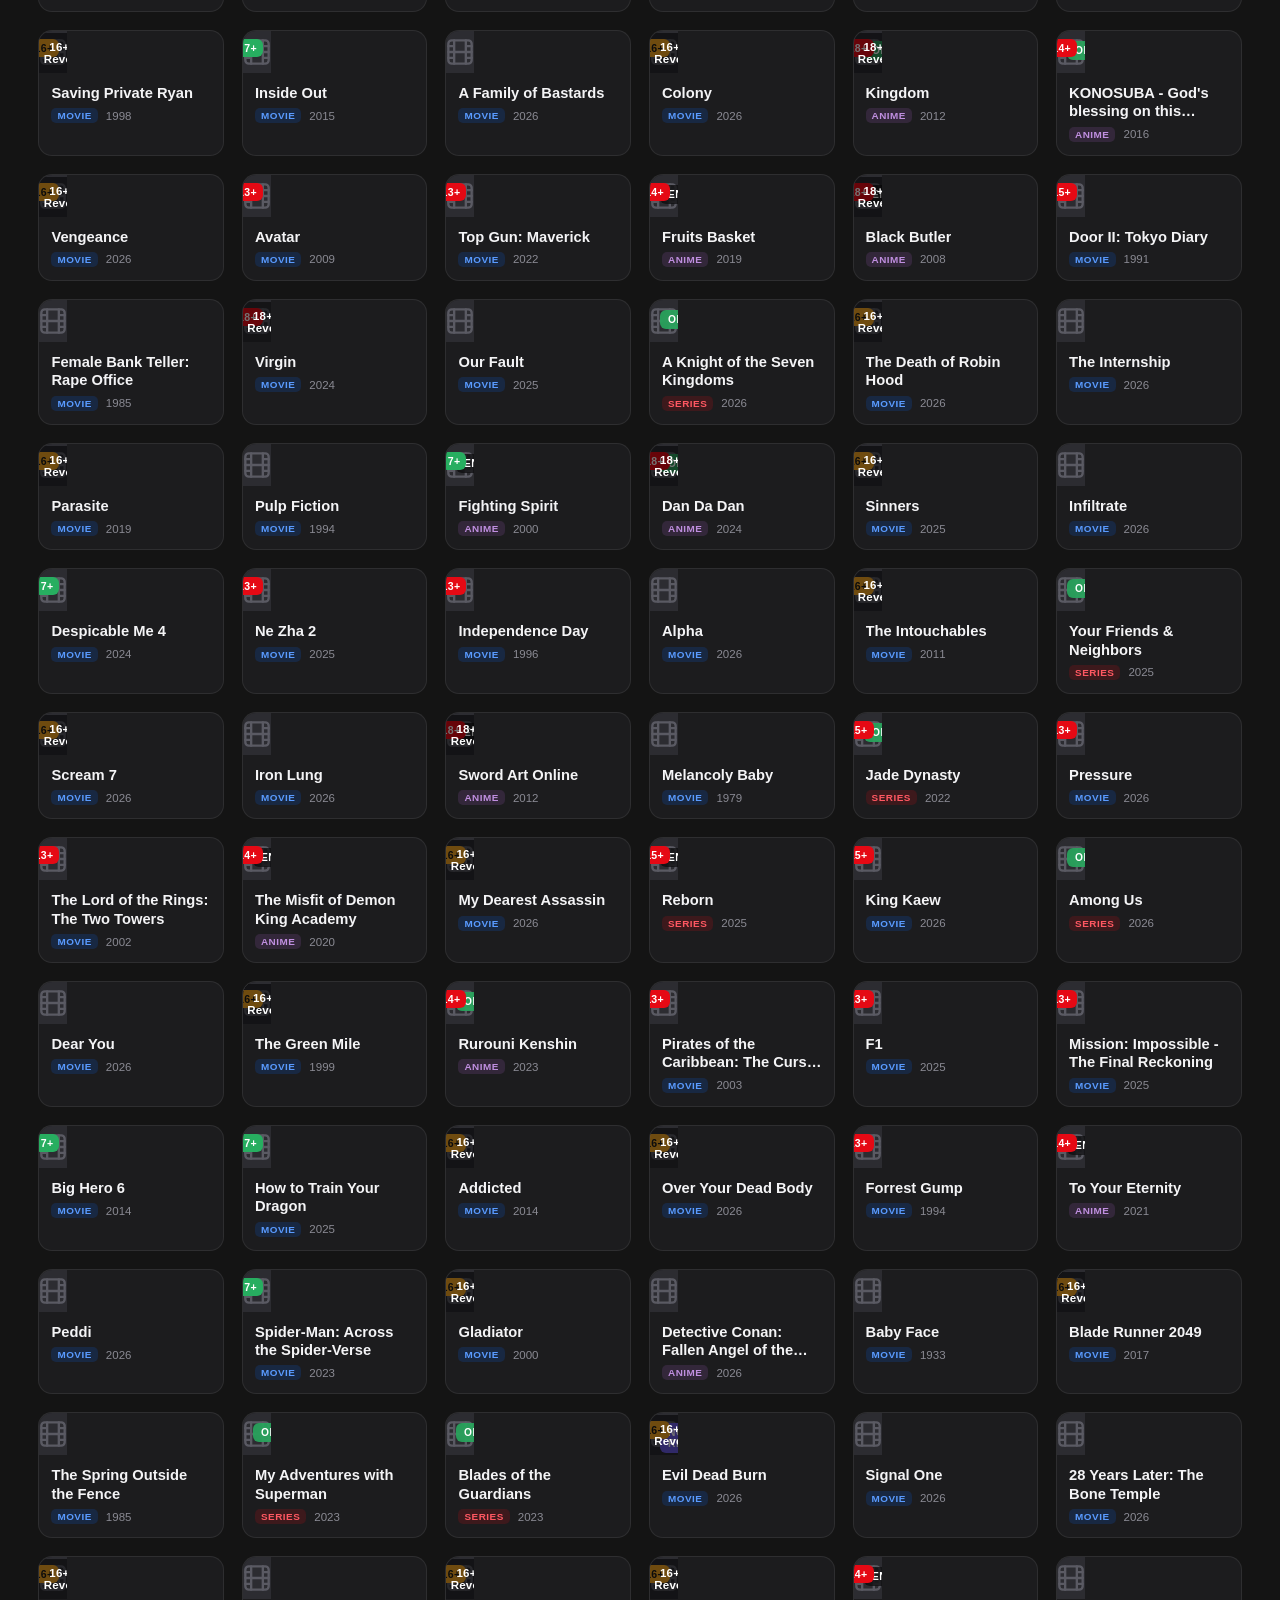
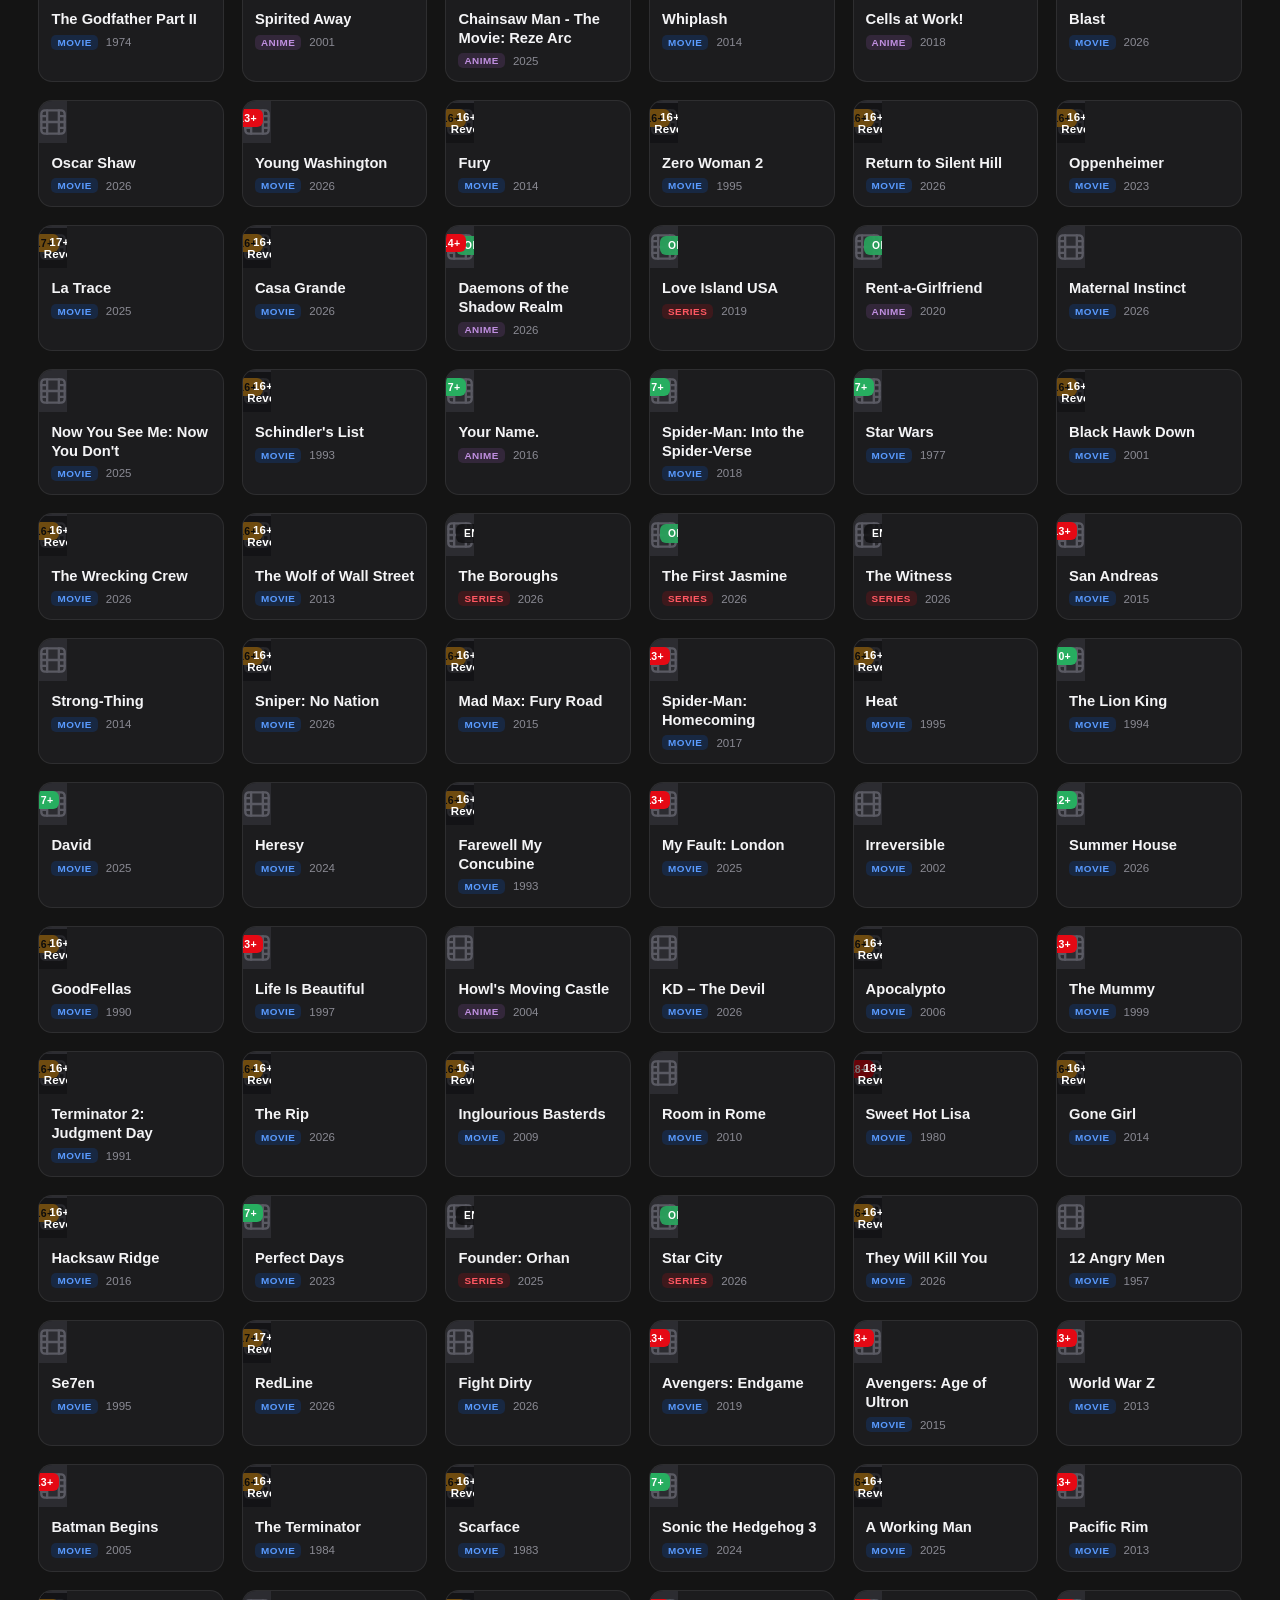
<file: marketplace.html>
<!DOCTYPE html>
<html lang="en">
<head>
<meta charset="UTF-8">
<meta name="viewport" content="width=device-width, initial-scale=1.0">
<meta name="description" content="Browse a curated catalogue of movies and series and add them to your personal tracker with one click.">
<title>Marketplace — Series &amp; Movie Tracker</title>
<link rel="icon" type="image/png" sizes="192x192" href="favicon.png">
<style>
:root{
  --bg:#141414;
  --surface:#1c1c1e;
  --surface-2:#242428;
  --surface-3:#2c2c31;
  --border:rgba(255,255,255,0.08);
  --border-strong:rgba(255,255,255,0.16);
  --text:#f4f4f6;
  --text-muted:#8a8a93;
  --text-dim:#5a5a63;
  --accent:#e50914;
  --accent-soft:rgba(229,9,20,0.14);
  --gold:#f5c518;
  --ok:#27ae60;
  --radius:14px;
  --radius-sm:9px;
  --shadow:0 18px 50px rgba(0,0,0,0.55);
  --maxw:1320px;
  --font-body:'Helvetica Neue',Arial,sans-serif;
}
body.light{
  --bg:#f4f4f5;
  --surface:#ffffff;
  --surface-2:#f0f0f2;
  --surface-3:#e6e6ea;
  --border:rgba(0,0,0,0.1);
  --border-strong:rgba(0,0,0,0.2);
  --text:#16161a;
  --text-muted:#666;
  --text-dim:#9a9aa2;
  --accent-soft:rgba(229,9,20,0.1);
  --shadow:0 18px 50px rgba(0,0,0,0.16);
}

*{margin:0;padding:0;box-sizing:border-box}
html{scroll-behavior:smooth}
@media (prefers-reduced-motion:reduce){
  html{scroll-behavior:auto}
  *,*::before,*::after{animation-duration:.001ms!important;transition-duration:.001ms!important}
}
body{
  background:var(--bg);
  color:var(--text);
  font-family:var(--font-body);
  -webkit-font-smoothing:antialiased;
  min-height:100vh;
  line-height:1.55;
}
a{color:inherit}
button{font-family:inherit}
img{display:block}

/* Visible keyboard focus everywhere */
:focus-visible{outline:2px solid var(--accent);outline-offset:2px;border-radius:4px}

.skip-link{
  position:absolute;left:12px;top:-48px;z-index:1000;
  background:var(--accent);color:#fff;padding:10px 16px;border-radius:8px;
  font-weight:700;text-decoration:none;transition:top .2s;
}
.skip-link:focus{top:12px}

.wrap{max-width:var(--maxw);margin:0 auto;padding:0 clamp(16px,3vw,40px)}

/* ── HEADER ── */
.nav{
  position:sticky;top:0;z-index:200;
  background:color-mix(in srgb,var(--bg) 88%,transparent);
  backdrop-filter:blur(14px);
  border-bottom:1px solid var(--border);
}
.nav-inner{
  max-width:var(--maxw);margin:0 auto;
  padding:0 clamp(16px,3vw,40px);
  height:62px;display:flex;align-items:center;gap:14px;
}
.brand{
  display:flex;align-items:center;gap:10px;text-decoration:none;
  font-weight:800;letter-spacing:-0.3px;color:var(--text);white-space:nowrap;
}
.brand-mark{
  width:auto;min-width:30px;height:30px;padding:0 8px;border-radius:8px;flex-shrink:0;
  background:var(--accent);display:grid;place-items:center;color:#fff;
  font-weight:900;font-size:0.9rem;letter-spacing:0.5px;
}
.brand-name{font-size:1.02rem}
.brand-tag{
  font-size:0.62rem;font-weight:800;letter-spacing:2px;text-transform:uppercase;
  color:var(--accent);border-left:1px solid var(--border-strong);
  padding-left:10px;margin-left:2px;
}
.nav-spacer{flex:1}
.nav-search{position:relative;flex:1;max-width:380px}
.nav-search svg{position:absolute;left:12px;top:50%;transform:translateY(-50%);color:var(--text-muted);pointer-events:none}
.nav-search input{
  width:100%;height:40px;padding:0 14px 0 38px;
  background:var(--surface-2);border:1px solid var(--border);border-radius:10px;
  color:var(--text);font-size:0.9rem;
}
.nav-search input::placeholder{color:var(--text-dim)}
.nav-search input:focus{border-color:var(--accent);background:var(--surface)}
.nav-btn{
  height:40px;padding:0 14px;border-radius:10px;
  background:var(--surface-2);border:1px solid var(--border);
  color:var(--text);font-size:0.86rem;font-weight:600;cursor:pointer;
  display:inline-flex;align-items:center;gap:7px;text-decoration:none;white-space:nowrap;
  transition:background .18s,border-color .18s;
}
.nav-btn:hover{background:var(--surface-3);border-color:var(--border-strong)}
@media (max-width:680px){
  .brand-tag{display:none}
  .nav-btn-label{display:none}
}

/* ── HERO ── */
.hero{
  position:relative;overflow:hidden;
  padding:clamp(40px,7vw,84px) 0 clamp(28px,4vw,48px);
}
.hero::before{
  content:"";position:absolute;inset:0;z-index:0;
  background:
    radial-gradient(900px 360px at 18% -10%,var(--accent-soft),transparent 60%),
    radial-gradient(700px 320px at 92% 0%,rgba(245,197,24,0.07),transparent 55%);
}
.hero-inner{position:relative;z-index:1;max-width:760px}
.hero-eyebrow{
  display:inline-flex;align-items:center;gap:8px;
  font-size:0.72rem;font-weight:800;letter-spacing:2.5px;text-transform:uppercase;
  color:var(--accent);margin-bottom:18px;
}
.hero-eyebrow .dot{width:7px;height:7px;border-radius:50%;background:var(--accent);box-shadow:0 0 0 4px var(--accent-soft)}
.hero h1{
  font-size:clamp(2.3rem,6vw,4rem);font-weight:900;line-height:1.02;
  letter-spacing:-0.02em;margin-bottom:18px;
}
.hero h1 .em{color:var(--accent)}
.hero p{font-size:clamp(1rem,2.2vw,1.18rem);color:var(--text-muted);max-width:560px}
.hero-stats{display:flex;flex-wrap:wrap;gap:28px;margin-top:30px}
.hstat{display:flex;flex-direction:column;gap:2px}
.hstat-num{font-size:clamp(1.6rem,4vw,2.3rem);font-weight:900;letter-spacing:-0.02em;line-height:1}
.hstat-label{font-size:0.72rem;font-weight:700;letter-spacing:1.5px;text-transform:uppercase;color:var(--text-muted)}

/* ── COLLECTIONS (filmstrip rail) ── */
.section{padding:clamp(26px,4vw,44px) 0}
.section-head{display:flex;align-items:flex-end;justify-content:space-between;gap:16px;margin-bottom:18px}
.section-title{font-size:1.4rem;font-weight:800;letter-spacing:-0.01em;display:flex;align-items:center;gap:10px}
.section-title .bar{width:4px;height:22px;border-radius:2px;background:var(--accent)}
.section-sub{font-size:0.85rem;color:var(--text-muted)}

.rail{
  display:flex;gap:16px;overflow-x:auto;padding:6px 2px 16px;
  scroll-snap-type:x mandatory;-webkit-overflow-scrolling:touch;
  scrollbar-width:thin;scrollbar-color:var(--surface-3) transparent;
}
.rail::-webkit-scrollbar{height:8px}
.rail::-webkit-scrollbar-thumb{background:var(--surface-3);border-radius:4px}
.coll{
  scroll-snap-align:start;flex:0 0 280px;position:relative;
  border-radius:var(--radius);overflow:hidden;cursor:pointer;
  border:1px solid var(--border);min-height:168px;
  background:var(--surface-2);text-align:left;color:var(--text);
  transition:transform .2s,border-color .2s;
}
.coll:hover{transform:translateY(-4px);border-color:var(--border-strong)}
.coll-bg{position:absolute;inset:0;background-size:cover;background-position:center;opacity:.5}
.coll-shade{position:absolute;inset:0;background:linear-gradient(180deg,rgba(0,0,0,.15),rgba(0,0,0,.88))}
body.light .coll-shade{background:linear-gradient(180deg,rgba(0,0,0,.05),rgba(0,0,0,.7))}
.coll-body{position:relative;z-index:1;padding:16px;display:flex;flex-direction:column;height:100%;min-height:168px;color:#fff}
.coll-icon{margin-bottom:auto}
.coll-name{font-size:1.12rem;font-weight:800;margin-top:8px}
.coll-desc{font-size:0.78rem;opacity:.82;margin-top:3px;display:-webkit-box;-webkit-line-clamp:2;-webkit-box-orient:vertical;overflow:hidden}
.coll-foot{display:flex;align-items:center;justify-content:space-between;margin-top:12px;gap:10px}
.coll-count{font-size:0.72rem;font-weight:700;letter-spacing:.5px;text-transform:uppercase;opacity:.85}
.coll-add{
  border:1px solid rgba(255,255,255,.5);background:rgba(0,0,0,.35);color:#fff;
  border-radius:999px;padding:6px 12px;font-size:0.76rem;font-weight:700;cursor:pointer;white-space:nowrap;
  transition:background .15s;
}
.coll-add:hover{background:rgba(0,0,0,.6)}
.coll-add.all-added{background:var(--ok);border-color:var(--ok)}
.coll-prog{position:absolute;left:0;right:0;bottom:0;height:3px;background:rgba(255,255,255,.15)}
.coll-prog-bar{height:100%;background:var(--accent);transition:width .3s}

/* ── TOOLBAR ── */
.toolbar{position:sticky;top:0;z-index:250;background:var(--bg);padding:14px 0 8px}
.toolbar-search{max-width:none;width:100%;margin:0 0 10px}
.to-top{position:fixed;right:18px;bottom:18px;z-index:300;width:46px;height:46px;border-radius:50%;border:1px solid var(--border);background:var(--accent);color:#fff;display:grid;place-items:center;cursor:pointer;box-shadow:0 6px 20px rgba(0,0,0,.3);opacity:.92;transition:opacity .2s,transform .2s}
.to-top:hover{transform:translateY(-2px);opacity:1}
#catalogue{scroll-margin-top:8px}
.poster-wrap.mature .poster{filter:blur(18px) brightness(.7);transform:scale(1.04)}
.mature-reveal{position:absolute;inset:auto 0 0 0;z-index:3;display:flex;align-items:center;justify-content:center;gap:6px;padding:8px;font-size:.72rem;font-weight:700;background:rgba(0,0,0,.55);color:#fff;border:0;cursor:pointer;letter-spacing:.02em}
.poster-wrap.revealed .poster{filter:none;transform:none}
.poster-wrap.revealed .mature-reveal{display:none}
.age-badge{position:absolute;top:8px;right:8px;z-index:3;font-size:.66rem;font-weight:800;padding:3px 6px;border-radius:6px;background:#e50914;color:#fff;letter-spacing:.03em}
.age-badge.a16{background:#f5a623;color:#1a1a1a}
.age-badge.akids{background:#27ae60}
.ribbon.unreleased{background:#6c5ce7}
/* Lightweight theme transition (matches index.html — no per-element blur,
   which made switching laggy on big grids) */
body,.card,.coll,.toolbar,.nav,.modal,.control,.cat{transition:background-color .3s ease,color .3s ease,border-color .3s ease}
/* Detail modal action row + trailer link */
.modal-actions-row{display:flex;gap:10px;flex-wrap:wrap;align-items:stretch;margin-top:4px}
.modal-actions-row .modal-add{flex:1;min-width:180px}
.modal-trailer{
  display:inline-flex;align-items:center;justify-content:center;gap:8px;
  padding:12px 22px;border-radius:12px;font-weight:700;font-size:.95rem;
  border:1px solid var(--border-strong);color:var(--text);text-decoration:none;
  background:var(--surface-2);transition:border-color .2s,background .2s,transform .15s;
}
.modal-trailer:hover{border-color:var(--accent);background:var(--surface-3);transform:translateY(-1px)}
.modal-trailer svg{color:var(--accent);fill:var(--accent)}

/* "Add title" target chooser */
.tgt-eyebrow{
  font-size:.72rem;font-weight:800;letter-spacing:2px;text-transform:uppercase;
  color:var(--accent);margin-bottom:6px;
}
.tgt-opt{
  display:flex;align-items:center;gap:14px;width:100%;padding:14px 16px;
  background:var(--surface-2);border:1px solid var(--border);border-radius:14px;
  color:var(--text);cursor:pointer;text-align:left;
  transition:border-color .18s,background .18s,transform .15s;
}
.tgt-opt:hover{transform:translateY(-1px);background:var(--surface-3)}
.tgt-opt .tgt-ico{
  width:40px;height:40px;border-radius:12px;display:grid;place-items:center;flex-shrink:0;color:#fff;
}
.tgt-watching .tgt-ico{background:#e50914}
.tgt-want .tgt-ico{background:#0062ff}
.tgt-finished .tgt-ico{background:#27ae60}
.tgt-watching:hover{border-color:#e50914}
.tgt-want:hover{border-color:#0062ff}
.tgt-finished:hover{border-color:#27ae60}
.tgt-opt .tgt-text{display:flex;flex-direction:column;gap:2px}
.tgt-opt .tgt-text strong{font-size:.98rem}
.tgt-opt .tgt-text small{color:var(--text-muted);font-size:.8rem}

.cats{display:flex;gap:8px;overflow-x:auto;padding-bottom:10px;scrollbar-width:none}
.cats::-webkit-scrollbar{display:none}
.cat{
  flex:0 0 auto;height:38px;padding:0 16px;border-radius:999px;cursor:pointer;
  background:var(--surface-2);border:1px solid var(--border);color:var(--text);
  font-size:0.86rem;font-weight:600;display:inline-flex;align-items:center;gap:7px;
  transition:background .15s,border-color .15s,color .15s;
}
.cat:hover{border-color:var(--border-strong)}
.cat[aria-pressed="true"]{background:var(--accent);border-color:var(--accent);color:#fff}
.cat-count{font-size:0.7rem;opacity:.7;font-weight:700}
.cat[aria-pressed="true"] .cat-count{opacity:.9}

.controls{display:flex;flex-wrap:wrap;align-items:center;gap:10px;padding:6px 0 4px}
.control{
  height:38px;padding:0 12px;border-radius:9px;
  background:var(--surface-2);border:1px solid var(--border);color:var(--text);
  font-size:0.84rem;cursor:pointer;
}
.control:focus{border-color:var(--accent)}
.result-count{font-size:0.82rem;color:var(--text-muted);font-weight:600}
.view-toggle{display:inline-flex;background:var(--surface-2);border:1px solid var(--border);border-radius:9px;overflow:hidden;margin-left:auto}
.view-btn{width:40px;height:38px;display:grid;place-items:center;background:transparent;border:none;color:var(--text-muted);cursor:pointer}
.view-btn[aria-pressed="true"]{background:var(--accent);color:#fff}

/* ── CARD GRID ── */
.grid{
  display:grid;gap:18px;padding:22px 0 60px;
  grid-template-columns:repeat(auto-fill,minmax(168px,1fr));
}
.grid.list-view{grid-template-columns:1fr;gap:12px}
.card{
  position:relative;background:var(--surface);border:1px solid var(--border);
  border-radius:var(--radius);overflow:hidden;cursor:pointer;text-align:left;
  color:var(--text);transition:transform .18s,border-color .18s;
  display:flex;flex-direction:column;
}
.card:hover{transform:translateY(-4px);border-color:var(--border-strong)}
.poster-wrap{position:relative;aspect-ratio:2/3;background:var(--surface-3);overflow:hidden}
.poster{width:100%;height:100%;object-fit:cover}
.poster-ph{width:100%;height:100%;display:grid;place-items:center;color:var(--text-dim)}
.ribbon{
  position:absolute;top:10px;left:10px;z-index:2;
  font-size:0.64rem;font-weight:800;letter-spacing:.5px;text-transform:uppercase;
  padding:4px 8px;border-radius:6px;color:#fff;backdrop-filter:blur(4px);
}
.ribbon.ongoing{background:rgba(39,174,96,.85)}
.ribbon.ended{background:rgba(0,0,0,.6)}
.quick-add{
  position:absolute;right:10px;bottom:10px;z-index:2;
  width:38px;height:38px;border-radius:50%;border:none;cursor:pointer;
  background:var(--accent);color:#fff;display:grid;place-items:center;
  box-shadow:0 6px 16px rgba(0,0,0,.4);
  opacity:0;transform:translateY(6px) scale(.9);transition:opacity .18s,transform .18s,background .18s;
}
.card:hover .quick-add,.card:focus-within .quick-add{opacity:1;transform:none}
.quick-add.added{background:var(--ok)}
@media (hover:none){.quick-add{opacity:1;transform:none}}
.card-body{padding:11px 12px 13px;display:flex;flex-direction:column;gap:6px}
.card-title{font-size:0.92rem;font-weight:700;line-height:1.25;display:-webkit-box;-webkit-line-clamp:2;-webkit-box-orient:vertical;overflow:hidden}
.card-meta{display:flex;align-items:center;gap:8px;flex-wrap:wrap;font-size:0.72rem;color:var(--text-muted)}
.tbadge{font-size:0.62rem;font-weight:800;letter-spacing:.5px;text-transform:uppercase;padding:2px 6px;border-radius:5px}
.tbadge.series{background:rgba(229,9,20,.16);color:#ff5862}
.tbadge.movie{background:rgba(0,98,255,.16);color:#5a9bff}
.tbadge.anime{background:rgba(155,89,182,.18);color:#c08fe0}
.card-rating{display:inline-flex;align-items:center;gap:3px;color:var(--gold);font-weight:700}

/* list view tweaks */
.list-view .card{flex-direction:row;align-items:stretch}
.list-view .poster-wrap{aspect-ratio:auto;width:88px;flex-shrink:0}
.list-view .card-body{flex:1;justify-content:center}
.list-view .quick-add{opacity:1;transform:none;position:static;width:auto;height:36px;border-radius:8px;padding:0 14px;gap:6px;align-self:center;margin:0 14px 0 0;font-size:0.82rem;font-weight:700}
.list-view .card{padding-right:0}

/* ── EMPTY ── */
.empty{grid-column:1/-1;text-align:center;padding:70px 20px;color:var(--text-muted)}
.empty svg{margin-bottom:14px;color:var(--text-dim)}
.empty-title{font-size:1.1rem;font-weight:700;color:var(--text);margin-bottom:6px}
.empty-btn{margin-top:16px;height:40px;padding:0 18px;border-radius:9px;background:var(--accent);color:#fff;border:none;font-weight:700;cursor:pointer}

/* ── MODAL ── */
.modal-overlay{
  position:fixed;inset:0;z-index:500;background:rgba(0,0,0,.78);
  display:none;align-items:flex-start;justify-content:center;padding:40px 16px;overflow-y:auto;
}
.modal-overlay.open{display:flex}
.modal{
  background:var(--surface);border:1px solid var(--border);border-radius:18px;
  width:100%;max-width:780px;overflow:hidden;box-shadow:var(--shadow);
  animation:modalIn .25s cubic-bezier(.2,.8,.2,1);
}
@keyframes modalIn{from{opacity:0;transform:translateY(18px) scale(.98)}to{opacity:1;transform:none}}
.modal-hero{position:relative;height:240px;background:var(--surface-3)}
.modal-hero img{width:100%;height:100%;object-fit:cover}
.modal-hero-ph{width:100%;height:100%;display:grid;place-items:center;color:var(--text-dim)}
.modal-hero-grad{position:absolute;inset:0;background:linear-gradient(180deg,transparent 30%,var(--surface))}
.modal-close{
  position:absolute;top:14px;right:14px;z-index:3;width:38px;height:38px;border-radius:50%;
  background:rgba(0,0,0,.55);border:none;color:#fff;cursor:pointer;display:grid;place-items:center;
}
.modal-close:hover{background:rgba(0,0,0,.8)}
/* Collections open fullscreen with a close button that stays put on scroll */
.modal-overlay.coll-full{padding:0;align-items:stretch}
.modal-overlay.coll-full .modal{max-width:none;width:100%;min-height:100vh;border-radius:0;border:0;animation:none}
.modal-overlay.coll-full .modal-close{position:fixed;top:16px;right:18px}
.modal-body{padding:0 clamp(20px,4vw,32px) clamp(22px,4vw,30px);margin-top:-60px;position:relative;z-index:2}
.modal-top{display:flex;gap:18px;align-items:flex-end}
.modal-poster{width:118px;flex-shrink:0;aspect-ratio:2/3;border-radius:10px;object-fit:cover;border:2px solid var(--surface);box-shadow:0 8px 24px rgba(0,0,0,.5)}
.modal-poster-ph{width:118px;aspect-ratio:2/3;border-radius:10px;background:var(--surface-3);display:grid;place-items:center;color:var(--text-dim);flex-shrink:0}
.modal-headtext{padding-bottom:6px;min-width:0}
.modal-title{font-size:1.5rem;font-weight:900;letter-spacing:-0.01em;line-height:1.1}
.modal-orig{font-size:0.85rem;color:var(--text-muted);font-style:italic;margin-top:2px}
.modal-rating-row{display:flex;align-items:center;gap:14px;margin-top:10px;font-size:0.85rem;flex-wrap:wrap}
.modal-imdb{display:inline-flex;align-items:center;gap:5px;color:var(--gold);font-weight:700}
.modal-desc{margin-top:18px;color:var(--text-muted);font-size:0.95rem;line-height:1.65}
.mlabel{font-size:0.72rem;font-weight:800;letter-spacing:1.5px;text-transform:uppercase;color:var(--text-dim);margin:22px 0 10px}
.meta-grid{display:grid;grid-template-columns:repeat(auto-fit,minmax(90px,1fr));gap:10px}
.meta-cell{background:var(--surface-2);border:1px solid var(--border);border-radius:10px;padding:11px 12px}
.meta-cell .l{font-size:0.68rem;letter-spacing:.5px;text-transform:uppercase;color:var(--text-dim);font-weight:700}
.meta-cell .v{font-size:1.02rem;font-weight:700;margin-top:3px}
.providers{display:flex;flex-wrap:wrap;gap:8px}
.provider{background:var(--surface-2);border:1px solid var(--border);border-radius:999px;padding:6px 13px;font-size:0.82rem;font-weight:600}
.modal-add{
  margin-top:24px;width:100%;height:48px;border-radius:11px;border:none;cursor:pointer;
  background:var(--accent);color:#fff;font-size:0.98rem;font-weight:800;
  display:inline-flex;align-items:center;justify-content:center;gap:8px;transition:filter .15s;
}
.modal-add:hover{filter:brightness(1.1)}
.modal-add.added{background:var(--ok)}

/* ── TOAST ── */
.toast{
  position:fixed;left:50%;bottom:26px;transform:translateX(-50%) translateY(140%);
  z-index:600;background:var(--surface);border:1px solid var(--border);
  border-left:4px solid var(--toast,var(--ok));
  border-radius:12px;padding:13px 18px;display:flex;align-items:center;gap:11px;
  box-shadow:var(--shadow);font-size:0.9rem;font-weight:600;max-width:90vw;
  transition:transform .35s cubic-bezier(.2,.9,.2,1);
  visibility:hidden;
}
.toast.show{transform:translateX(-50%) translateY(0);visibility:visible}
.toast-icon{flex-shrink:0;display:grid;place-items:center}

/* ── FOOTER ── */
.foot{border-top:1px solid var(--border);padding:30px 0;color:var(--text-muted);font-size:0.82rem;text-align:center}
.foot a{color:var(--accent);text-decoration:none;font-weight:600}
.foot-inner{max-width:1100px;margin:0 auto;padding:0 clamp(16px,3vw,40px);display:flex;align-items:center;gap:18px;flex-wrap:wrap;justify-content:center;text-align:left}
.tmdb-attribution{display:inline-flex;align-items:center;flex-shrink:0}
.tmdb-logo{height:20px;width:auto;display:block}
.tmdb-notice{color:var(--text-muted);font-size:0.8rem;line-height:1.5;margin:0;max-width:620px}
.foot-links{display:flex;gap:16px;flex-wrap:wrap;width:100%;justify-content:center;margin-top:4px}
.foot-links a{color:var(--text-muted);font-weight:500}
.foot-links a:hover{color:var(--accent)}
@media(max-width:560px){.foot-inner{flex-direction:column;align-items:flex-start}}
.modal-tmdb-credit{margin:16px 0 0;font-size:0.74rem;line-height:1.5;color:var(--text-muted);opacity:.85}
.modal-tmdb-credit a{color:inherit;text-decoration:underline}

/* ── LOADING ── */
.loading{display:flex;align-items:center;justify-content:center;gap:12px;padding:80px 20px;color:var(--text-muted)}
.spinner{width:26px;height:26px;border:3px solid var(--surface-3);border-top-color:var(--accent);border-radius:50%;animation:spin .8s linear infinite}
@keyframes spin{to{transform:rotate(360deg)}}

.sr-only{position:absolute;width:1px;height:1px;padding:0;margin:-1px;overflow:hidden;clip:rect(0,0,0,0);white-space:nowrap;border:0}

@media (max-width:560px){
  .modal-top{flex-direction:column;align-items:flex-start}
  .modal-poster,.modal-poster-ph{width:96px}
  .grid{grid-template-columns:repeat(auto-fill,minmax(140px,1fr));gap:14px}
}
</style>
</head>
<body>
<a class="skip-link" href="#catalogue">Skip to catalogue</a>

<header>
  <nav class="nav" aria-label="Primary">
    <div class="nav-inner">
      <a class="brand" href="index.html" aria-label="Series and Movie Tracker home">
        <span class="brand-mark" aria-hidden="true">S+M</span>
        <span class="brand-name">Tracker</span>
        <span class="brand-tag">Marketplace</span>
      </a>
      <span class="nav-spacer"></span>
      <a class="nav-btn" href="index.html" title="Back to your tracker">
        <svg width="15" height="15" viewBox="0 0 24 24" fill="none" stroke="currentColor" stroke-width="2.2" stroke-linecap="round" stroke-linejoin="round" aria-hidden="true"><line x1="19" y1="12" x2="5" y2="12"/><polyline points="12 19 5 12 12 5"/></svg>
        <span class="nav-btn-label">Tracker</span>
      </a>
      <button class="nav-btn" id="themeToggle" type="button" aria-label="Toggle light and dark theme">
        <span id="themeIcon" aria-hidden="true"></span>
        <span class="nav-btn-label" id="themeLabel">Light</span>
      </button>
    </div>
  </nav>
</header>

<main>
  <section class="hero" aria-labelledby="hero-title">
    <div class="wrap hero-inner">
      <p class="hero-eyebrow"><span class="dot"></span> Curated catalogue · Beta</p>
      <h1 id="hero-title">Add to your library<br>in <span class="em">one click.</span></h1>
      <p>Browse pre-configured movies and series with covers, ratings and metadata already filled in. Pick a title, hit add, and it lands in your tracker — your ratings, notes and progress are never touched.</p>
      <div class="hero-stats" id="heroStats" aria-label="Catalogue size"></div>
    </div>
  </section>

  <section class="section" aria-labelledby="coll-title" id="collectionsSection" hidden>
    <div class="wrap">
      <div class="section-head">
        <h2 class="section-title" id="coll-title"><span class="bar" aria-hidden="true"></span> Collections</h2>
        <span class="section-sub">Add a whole franchise at once</span>
      </div>
      <div class="rail" id="collectionsRail"></div>
    </div>
  </section>

  <div class="toolbar" id="catalogue">
    <div class="wrap">
      <div class="nav-search toolbar-search" role="search">
        <svg width="16" height="16" viewBox="0 0 24 24" fill="none" stroke="currentColor" stroke-width="2.5" aria-hidden="true"><circle cx="11" cy="11" r="8"/><path d="m21 21-4.35-4.35"/></svg>
        <input id="search" type="search" placeholder="Search titles…" aria-label="Search the catalogue" autocomplete="off">
      </div>
      <div class="cats" id="cats" role="group" aria-label="Filter by category"></div>
      <div class="controls">
        <label class="sr-only" for="sortSelect">Sort by</label>
        <select class="control" id="sortSelect">
          <option value="popularity">Most popular</option>
          <option value="rating">Highest rated</option>
          <option value="year_desc">Newest first</option>
          <option value="year_asc">Oldest first</option>
          <option value="title_asc">Title (A–Z)</option>
        </select>
        <label class="sr-only" for="statusSelect">Filter by status</label>
        <select class="control" id="statusSelect"><option value="">Any status</option><option value="unreleased">Not released yet</option><option value="ongoing">Ongoing</option><option value="ended">Ended</option></select>
        <label class="sr-only" for="providerSelect">Filter by provider</label>
        <select class="control" id="providerSelect"><option value="">Any provider</option></select>
        <label class="sr-only" for="ageSelect">Filter by age rating</label>
        <select class="control" id="ageSelect">
          <option value="">All ages</option>
          <option value="kids">Kids only (≤12)</option>
          <option value="16">16+ and under</option>
          <option value="18">18+ and under</option>
          <option value="only16">Only 16+</option>
          <option value="only18">Only 18+</option>
        </select>
        <label class="sr-only" for="matureMode">Mature handling</label>
        <select class="control" id="matureMode" title="How to show 16+/18+ titles">
          <option value="blur">Blur mature</option>
          <option value="show">Show mature</option>
          <option value="hide">Hide mature</option>
        </select>
        <span class="result-count" id="resultCount" role="status" aria-live="polite"></span>
        <div class="view-toggle" role="group" aria-label="View layout">
          <button class="view-btn" id="viewGrid" type="button" aria-label="Grid view" aria-pressed="true"><svg width="16" height="16" viewBox="0 0 24 24" fill="none" stroke="currentColor" stroke-width="2" stroke-linecap="round"><rect x="3" y="3" width="7" height="7" rx="1"/><rect x="14" y="3" width="7" height="7" rx="1"/><rect x="3" y="14" width="7" height="7" rx="1"/><rect x="14" y="14" width="7" height="7" rx="1"/></svg></button>
          <button class="view-btn" id="viewList" type="button" aria-label="List view" aria-pressed="false"><svg width="16" height="16" viewBox="0 0 24 24" fill="none" stroke="currentColor" stroke-width="2" stroke-linecap="round"><line x1="8" y1="6" x2="21" y2="6"/><line x1="8" y1="12" x2="21" y2="12"/><line x1="8" y1="18" x2="21" y2="18"/><line x1="3" y1="6" x2="3.01" y2="6"/><line x1="3" y1="12" x2="3.01" y2="12"/><line x1="3" y1="18" x2="3.01" y2="18"/></svg></button>
        </div>
      </div>
    </div>
  </div>

  <div class="wrap">
    <div class="grid" id="grid" aria-busy="true" aria-label="Catalogue results">
      <div class="loading"><span class="spinner" aria-hidden="true"></span> Loading catalogue…</div>
    </div>
  </div>
</main>

<button class="to-top" id="toTop" type="button" aria-label="Back to top" hidden><svg width="20" height="20" viewBox="0 0 24 24" fill="none" stroke="currentColor" stroke-width="2.4" stroke-linecap="round" stroke-linejoin="round"><line x1="12" y1="19" x2="12" y2="5"/><polyline points="5 12 12 5 19 12"/></svg></button>

<footer class="foot">
  <div class="foot-inner">
    <a class="tmdb-attribution" href="https://www.themoviedb.org/" target="_blank" rel="noopener noreferrer" aria-label="The Movie Database (TMDB)">
      <svg class="tmdb-logo" xmlns="http://www.w3.org/2000/svg" xmlns:xlink="http://www.w3.org/1999/xlink" viewBox="0 0 273.42 35.52" role="img" aria-label="TMDB logo"><defs><linearGradient id="tmdbGrad" y1="17.76" x2="273.42" y2="17.76" gradientUnits="userSpaceOnUse"><stop offset="0" stop-color="#90cea1"/><stop offset="0.56" stop-color="#3cbec9"/><stop offset="1" stop-color="#00b3e5"/></linearGradient></defs><g><path fill="url(#tmdbGrad)" d="M191.85,35.37h63.9A17.67,17.67,0,0,0,273.42,17.7h0A17.67,17.67,0,0,0,255.75,0h-63.9A17.67,17.67,0,0,0,174.18,17.7h0A17.67,17.67,0,0,0,191.85,35.37ZM10.1,35.42h7.8V6.92H28V0H0v6.9H10.1Zm28.1,0H46V8.25h.1L55.05,35.4h6L70.3,8.25h.1V35.4h7.8V0H66.45l-8.2,23.1h-.1L50,0H38.2ZM89.14.12h11.7a33.56,33.56,0,0,1,8.08,1,18.52,18.52,0,0,1,6.67,3.08,15.09,15.09,0,0,1,4.53,5.52,18.5,18.5,0,0,1,1.67,8.25,16.91,16.91,0,0,1-1.62,7.58,16.3,16.3,0,0,1-4.38,5.5,19.24,19.24,0,0,1-6.35,3.37,24.53,24.53,0,0,1-7.55,1.15H89.14Zm7.8,28.2h4a21.66,21.66,0,0,0,5-.55A10.58,10.58,0,0,0,110,26a8.73,8.73,0,0,0,2.68-3.35,11.9,11.9,0,0,0,1-5.08,9.87,9.87,0,0,0-1-4.52,9.17,9.17,0,0,0-2.63-3.18A11.61,11.61,0,0,0,106.22,8a17.06,17.06,0,0,0-4.68-.63h-4.6ZM133.09.12h13.2a32.87,32.87,0,0,1,4.63.33,12.66,12.66,0,0,1,4.17,1.3,7.94,7.94,0,0,1,3,2.72,8.34,8.34,0,0,1,1.15,4.65,7.48,7.48,0,0,1-1.67,5,9.13,9.13,0,0,1-4.43,2.82V17a10.28,10.28,0,0,1,3.18,1,8.51,8.51,0,0,1,2.45,1.85,7.79,7.79,0,0,1,1.57,2.62,9.16,9.16,0,0,1,.55,3.2,8.52,8.52,0,0,1-1.2,4.68,9.32,9.32,0,0,1-3.1,3A13.38,13.38,0,0,1,152.32,35a22.5,22.5,0,0,1-4.73.5h-14.5Zm7.8,14.15h5.65a7.65,7.65,0,0,0,1.78-.2,4.78,4.78,0,0,0,1.57-.65,3.43,3.43,0,0,0,1.13-1.2,3.63,3.63,0,0,0,.42-1.8A3.3,3.3,0,0,0,151,8.6a3.42,3.42,0,0,0-1.23-1.13A6.07,6.07,0,0,0,148,6.9a9.9,9.9,0,0,0-1.85-.18h-5.3Zm0,14.65h7a8.27,8.27,0,0,0,1.83-.2,4.67,4.67,0,0,0,1.67-.7,3.93,3.93,0,0,0,1.23-1.3,3.8,3.8,0,0,0,.47-1.95,3.16,3.16,0,0,0-.62-2,4,4,0,0,0-1.58-1.18,8.23,8.23,0,0,0-2-.55,15.12,15.12,0,0,0-2.05-.15h-5.9Z"/></g></svg>
    </a>
    <p class="tmdb-notice">This product uses the TMDB API but is not endorsed or certified by TMDB. Movie and series metadata, ratings and images are provided by The Movie Database (TMDB). Marketplace metadata only &mdash; your personal library stays private on this device.</p>
    <nav class="foot-links">
      <a href="index.html">Tracker</a>
      <a href="landing.html">About</a>
      <a href="Legal.html">Legal &amp; Attribution</a>
      <a href="SeriesTracker_Guide.html">Guide</a>
    </nav>
  </div>
</footer>

<!-- Detail modal -->
<div class="modal-overlay" id="modalOverlay" role="dialog" aria-modal="true" aria-labelledby="modalTitleNode" hidden>
  <div class="modal" id="modal">
    <button class="modal-close" id="modalClose" type="button" aria-label="Close details">
      <svg width="18" height="18" viewBox="0 0 24 24" fill="none" stroke="currentColor" stroke-width="2.4" stroke-linecap="round"><line x1="18" y1="6" x2="6" y2="18"/><line x1="6" y1="6" x2="18" y2="18"/></svg>
    </button>
    <div id="modalContent"></div>
  </div>
</div>

<!-- Add-target picker -->
<div class="modal-overlay" id="targetOverlay" role="dialog" aria-modal="true" aria-labelledby="targetTitle" hidden>
  <div class="modal" id="targetModal" style="max-width:480px">
    <div class="modal-body" style="margin-top:26px;text-align:center">
      <div class="tgt-eyebrow">Add to your tracker</div>
      <div class="modal-title" id="targetTitle" style="font-size:1.3rem">Add to…</div>
      <p class="modal-desc" style="margin:8px 0 20px">Choose where this title should go in your tracker.</p>
      <div style="display:grid;gap:12px">
        <button class="tgt-opt tgt-watching" id="tgtWatching" type="button">
          <span class="tgt-ico"><svg width="18" height="18" viewBox="0 0 24 24" fill="none" stroke="currentColor" stroke-width="2" stroke-linecap="round" stroke-linejoin="round"><polygon points="5 3 19 12 5 21 5 3"/></svg></span>
          <span class="tgt-text"><strong>Currently Watching</strong><small>I'm watching this right now</small></span>
        </button>
        <button class="tgt-opt tgt-want" id="tgtWant" type="button">
          <span class="tgt-ico"><svg width="18" height="18" viewBox="0 0 24 24" fill="none" stroke="currentColor" stroke-width="2" stroke-linecap="round" stroke-linejoin="round"><path d="M19 21l-7-5-7 5V5a2 2 0 0 1 2-2h10a2 2 0 0 1 2 2z"/></svg></span>
          <span class="tgt-text"><strong>Want to Watch</strong><small>Save it for later</small></span>
        </button>
        <button class="tgt-opt tgt-finished" id="tgtFinished" type="button">
          <span class="tgt-ico"><svg width="18" height="18" viewBox="0 0 24 24" fill="none" stroke="currentColor" stroke-width="2.4" stroke-linecap="round" stroke-linejoin="round"><polyline points="20 6 9 17 4 12"/></svg></span>
          <span class="tgt-text"><strong>Finished</strong><small>I've already seen it</small></span>
        </button>
        <button class="empty-btn" id="tgtCancel" type="button">Cancel</button>
      </div>
    </div>
  </div>
</div>

<!-- Toast -->
<div class="toast" id="toast" role="status" aria-live="polite">
  <span class="toast-icon" id="toastIcon" aria-hidden="true"></span>
  <span id="toastMsg"></span>
</div>

<script>
"use strict";
(function(){
// ── Tracker bridge (reads the active profile's data) ───────────
function trackerKey(){
  var u=localStorage.getItem('seriesTrackerCurrentUser');
  return u ? 'seriesTrackerData_'+u : 'seriesTrackerData';
}
function loadTracker(){ try{var r=localStorage.getItem(trackerKey());return r?JSON.parse(r):[];}catch(e){return[];} }
function saveTracker(d){ localStorage.setItem(trackerKey(),JSON.stringify(d)); }

// ── State ───────────────────────────────────────────────────────
var CATALOGUE=[], COLLECTIONS=[];
var addedIds=new Set();
try{ addedIds=new Set(JSON.parse(localStorage.getItem('mp_added')||'[]')); }catch(e){}
var state={category:'All',query:'',sort:'popularity',status:'',provider:'',age:'',mature:'blur',list:false};

// ── Filter persistence: every filter survives a reload ──────────
function saveFilters(){
  try{localStorage.setItem('mp_filters',JSON.stringify({
    category:state.category,sort:state.sort,status:state.status,
    provider:state.provider,age:state.age,mature:state.mature,list:state.list
  }));}catch(e){}
}
function restoreFilters(){
  var f=null;
  try{f=JSON.parse(localStorage.getItem('mp_filters')||'null');}catch(e){}
  if(!f)return;
  state.category=f.category||'All';
  state.sort=f.sort||'popularity';
  state.status=f.status||'';
  state.provider=f.provider||'';
  state.age=f.age!=null?f.age:'';
  state.mature=f.mature||'blur';
  state.list=!!f.list;
  var set=function(id,v){var s=document.getElementById(id);if(s){s.value=v;if(s.value!==v){s.value='';}}};
  set('sortSelect',state.sort);
  set('statusSelect',state.status);
  set('providerSelect',state.provider);
  var ps=document.getElementById('providerSelect');
  if(ps&&ps.value!==state.provider)state.provider='';
  set('ageSelect',String(state.age));
  set('matureMode',state.mature);
  if(state.list){
    document.getElementById('grid').classList.add('list-view');
    var vl=document.getElementById('viewList'),vg=document.getElementById('viewGrid');
    if(vl)vl.setAttribute('aria-pressed','true');
    if(vg)vg.setAttribute('aria-pressed','false');
  }
}

// ── Safe DOM helpers (prevent HTML injection from data) ─────────
function el(tag,attrs,kids){
  var n=document.createElement(tag);
  if(attrs)for(var k in attrs){
    if(k==='class')n.className=attrs[k];
    else if(k==='text')n.textContent=attrs[k];
    else if(k==='html')n.innerHTML=attrs[k]; // only used with our own trusted SVG strings
    else if(k.indexOf('on')===0&&typeof attrs[k]==='function')n.addEventListener(k.slice(2),attrs[k]);
    else if(attrs[k]!=null)n.setAttribute(k,attrs[k]);
  }
  if(kids)(Array.isArray(kids)?kids:[kids]).forEach(function(c){ if(c!=null)n.appendChild(typeof c==='string'?document.createTextNode(c):c); });
  return n;
}
function ico(path,size,extra){
  var s='<svg width="'+(size||16)+'" height="'+(size||16)+'" viewBox="0 0 24 24" fill="none" stroke="currentColor" stroke-width="2" stroke-linecap="round" stroke-linejoin="round" aria-hidden="true">'+path+'</svg>';
  var span=document.createElement('span'); span.style.display='inline-grid'; span.style.placeItems='center'; if(extra)span.style.cssText+=extra; span.innerHTML=s; return span;
}
function safeUrl(u){ // allow only http(s) image URLs
  if(typeof u!=='string')return '';
  return /^https?:\/\//i.test(u.trim()) ? u.trim() : '';
}
function ageOf(item){return (item&&item.age!=null&&!isNaN(item.age))?Number(item.age):null;}
function isMature(item){var a=ageOf(item);return a!=null&&a>=16;}
function ageClass(a){if(a==null)return '';if(a>=18)return 'a18';if(a>=16)return 'a16';if(a<=12)return 'akids';return '';}
function ageLabel(a){if(a==null)return '';return a+'+';}

// ── Mapping marketplace entry -> tracker item ───────────────────
function toTrackerItem(item,target){
  var today=new Date().toISOString().split('T')[0];
  var isMovie=item.type==='movie';
  var st=(target==='watching'||target==='completed'||target==='want')?target:'want';
  var all=loadTracker();
  var maxId=all.reduce(function(m,x){return Math.max(m,x.id||0);},1000);
  var seasonCount=item.seasons||1;
  var fullEpisodes=item.episodes||(isMovie?1:0);
  var perSeason=isMovie?1:(seasonCount>0?Math.round(fullEpisodes/seasonCount)||fullEpisodes:fullEpisodes);
  return {id:maxId+1,title:item.title,image:safeUrl(item.cover),genre:'',status:st,season:1,episode:1,time:0,
    totalSeasons:seasonCount,totalEpisodes:perSeason,fullSeasonEpisodes:fullEpisodes,
    runtime:item.runtime||0,
    imdbRating:item.imdb?String(item.imdb).replace('.',','):'',language:'English',
    inQueue:false,queueOrder:999,contentType:isMovie?'movie':'series',
    streamingService:(item.providers&&item.providers.length)?String(item.providers[0]).toLowerCase().replace(/ /g,''):'',
    userRating:0,tags:Array.isArray(item.categories)?item.categories.filter(function(c){return c==='Popular'||c==='Trending';}):[],
    notes:item.description||'',startedDate:today,completedDate:st==='completed'?today:null,lastWatchedDate:today,actors:[],watchHistory:[],
    age:ageOf(item),mpId:item.id};
}
function inTracker(title){var l=(title||'').toLowerCase();return loadTracker().some(function(x){return (x.title||'').toLowerCase()===l;});}
function trackerStatus(title){var l=(title||'').toLowerCase();var e=loadTracker().find(function(x){return (x.title||'').toLowerCase()===l;});if(!e)return null;return e.status==='watching'?'Watching':e.status==='completed'?'Completed':'Want to Watch';}
function addToTracker(item,target){if(inTracker(item.title))return;var d=loadTracker();d.push(toTrackerItem(item,target));saveTracker(d);}
function removeFromTracker(title){var l=(title||'').toLowerCase();saveTracker(loadTracker().filter(function(x){return (x.title||'').toLowerCase()!==l;}));}
function persistAdded(){localStorage.setItem('mp_added',JSON.stringify([].slice.call(addedIds)));}

// ── Derive categories + providers from data (future-friendly) ───
// Map the many raw TMDB provider strings (e.g. "AMC+ Amazon Channel",
// "Netflix Standard with Ads") down to a short list of clean, canonical
// services so the dropdown and filtering are actually usable.
var PROVIDER_RULES=[
  ['netflix','Netflix'],['disney','Disney+'],['hbo','HBO Max'],['max','HBO Max'],
  ['prime video','Prime Video'],['amazon','Prime Video'],['hulu','Hulu'],
  ['apple','Apple TV+'],['paramount','Paramount+'],['peacock','Peacock'],
  ['crunchyroll','Crunchyroll']
];
var PROVIDER_ORDER=['Netflix','Disney+','HBO Max','Prime Video','Hulu','Apple TV+','Paramount+','Peacock','Crunchyroll'];
function canonicalProviders(item){
  var out=[];
  (item.providers||[]).forEach(function(p){
    var lp=String(p).toLowerCase();
    for(var i=0;i<PROVIDER_RULES.length;i++){
      if(lp.indexOf(PROVIDER_RULES[i][0])>=0){
        if(out.indexOf(PROVIDER_RULES[i][1])<0)out.push(PROVIDER_RULES[i][1]);
        break;
      }
    }
  });
  return out;
}

function deriveFilters(){
  var cats=new Set(['All']); var provs=new Set();
  CATALOGUE.forEach(function(x){
    (x.categories||[]).forEach(function(c){cats.add(c);});
    canonicalProviders(x).forEach(function(p){provs.add(p);});
  });
  // Prefer a sensible lead order, then any extras alphabetically
  var lead=['All','Trending','Popular','Movies','Series','Anime'];
  var ordered=lead.filter(function(c){return cats.has(c);})
    .concat([].slice.call(cats).filter(function(c){return lead.indexOf(c)<0;}).sort());
  var providers=PROVIDER_ORDER.filter(function(p){return provs.has(p);});
  return {categories:ordered,providers:providers};
}

// ── Filtering / sorting ─────────────────────────────────────────
function getFiltered(){
  var items=CATALOGUE.slice();
  if(state.category!=='All'){
    if(state.category==='Series')items=items.filter(function(x){return x.type==='series';});
    else if(state.category==='Movies')items=items.filter(function(x){return x.type==='movie'||(x.categories||[]).indexOf('Movies')>=0;});
    else items=items.filter(function(x){return (x.categories||[]).indexOf(state.category)>=0;});
  }
  if(state.query){var q=state.query.toLowerCase();items=items.filter(function(x){
    return x.title.toLowerCase().indexOf(q)>=0 || (x.originalTitle&&x.originalTitle.toLowerCase().indexOf(q)>=0);
  });}
  if(state.status)items=items.filter(function(x){return x.status===state.status;});
  if(state.provider)items=items.filter(function(x){return canonicalProviders(x).indexOf(state.provider)>=0;});
  if(state.age){
    items=items.filter(function(x){var a=ageOf(x);
      if(state.age==='kids')return a==null||a<=12;
      if(state.age==='16')return a==null||a<=16;
      if(state.age==='18')return a==null||a<=18;
      if(state.age==='only16')return a!=null&&a>=16&&a<18;
      if(state.age==='only18')return a!=null&&a>=18;
      return true;});
  }
  if(state.mature==='hide')items=items.filter(function(x){return !isMature(x);});
  var s=state.sort;
  items.sort(function(a,b){
    if(s==='rating')return (b.imdb||0)-(a.imdb||0);
    if(s==='year_desc')return (b.year||0)-(a.year||0);
    if(s==='year_asc')return (a.year||0)-(b.year||0);
    if(s==='title_asc')return a.title.localeCompare(b.title);
    return (b.popularity||0)-(a.popularity||0);
  });
  return items;
}

// ── Render: hero stats ──────────────────────────────────────────
function renderHero(){
  var host=document.getElementById('heroStats'); host.innerHTML='';
  var counts=[
    {n:CATALOGUE.length,l:'Titles'},
    {n:CATALOGUE.filter(function(x){return x.type==='series';}).length,l:'Series'},
    {n:CATALOGUE.filter(function(x){return x.type==='movie';}).length,l:'Movies'},
    {n:CATALOGUE.filter(function(x){return x.type==='anime';}).length,l:'Anime'}
  ];
  counts.forEach(function(c){
    host.appendChild(el('div',{class:'hstat'},[
      el('span',{class:'hstat-num',text:String(c.n)}),
      el('span',{class:'hstat-label',text:c.l})
    ]));
  });
}

// ── Render: category tabs ───────────────────────────────────────
function renderCats(){
  var host=document.getElementById('cats'); host.innerHTML='';
  var d=deriveFilters();
  d.categories.forEach(function(cat){
    var count=cat==='All'?CATALOGUE.length:CATALOGUE.filter(function(x){
      return (x.categories||[]).indexOf(cat)>=0 || (cat==='Series'&&x.type==='series') || (cat==='Movies'&&x.type==='movie');
    }).length;
    var b=el('button',{class:'cat',type:'button','aria-pressed':String(cat===state.category),
      onclick:function(){state.category=cat;renderCats();renderGrid();}},[
      document.createTextNode(cat), el('span',{class:'cat-count',text:String(count)})
    ]);
    host.appendChild(b);
  });
  // provider select (built once, refreshed here is fine)
  var ps=document.getElementById('providerSelect');
  if(ps&&ps.options.length<=1&&d.providers.length){
    d.providers.forEach(function(p){ps.appendChild(el('option',{value:p,text:p}));});
  }
}

// ── Render: a single card ───────────────────────────────────────
function typeBadge(t){return el('span',{class:'tbadge '+t,text:t});}
function ratingEl(v){
  if(v==null)return null;
  var s=el('span',{class:'card-rating'});
  s.appendChild(ico('<polygon points="12 2 15.09 8.26 22 9.27 17 14.14 18.18 21.02 12 17.77 5.82 21.02 7 14.14 2 9.27 8.91 8.26 12 2" fill="#f5c518" stroke="#f5c518"/>',11));
  s.appendChild(document.createTextNode(' '+v));
  return s;
}
function posterEl(item){
  var url=safeUrl(item.cover);
  var wrap=el('div',{class:'poster-wrap'});
  if(item.status==='unreleased')wrap.appendChild(el('span',{class:'ribbon unreleased',text:'Not released'}));
  else if(item.status==='ongoing')wrap.appendChild(el('span',{class:'ribbon ongoing',text:'Ongoing'}));
  else if(item.status==='ended')wrap.appendChild(el('span',{class:'ribbon ended',text:'Ended'}));
  var a=ageOf(item);
  if(a!=null){var ab=el('span',{class:'age-badge '+ageClass(a),text:ageLabel(a)});wrap.appendChild(ab);}
  var blur=isMature(item)&&state.mature==='blur';
  if(blur)wrap.className='poster-wrap mature';
  if(url){
    var img=el('img',{class:'poster',src:url,alt:'',loading:'lazy'});
    img.onerror=function(){img.replaceWith(posterPh());};
    wrap.appendChild(img);
  } else { wrap.appendChild(posterPh()); }
  if(blur){
    var rev=el('button',{class:'mature-reveal',type:'button','aria-label':'Reveal mature cover',
      onclick:function(e){e.stopPropagation();wrap.classList.add('revealed');}},
      [ico('<path d="M1 12s4-7 11-7 11 7 11 7-4 7-11 7-11-7-11-7z"/><circle cx="12" cy="12" r="3"/>',13),document.createTextNode(ageLabel(a)+' · Reveal')]);
    wrap.appendChild(rev);
  }
  return wrap;
}
function posterPh(){var d=el('div',{class:'poster-ph'});d.appendChild(ico('<rect x="2" y="2" width="20" height="20" rx="3"/><path d="M7 2v20M17 2v20M2 12h20M2 7h5M2 17h5M17 7h5M17 17h5"/>',28));return d;}
function addBtnIcon(added){
  return added
    ? ico('<polyline points="20 6 9 17 4 12"/>',16)
    : ico('<line x1="12" y1="5" x2="12" y2="19"/><line x1="5" y1="12" x2="19" y2="12"/>',16);
}
function renderCard(item){
  var added=addedIds.has(item.id);
  var card=el('button',{class:'card',type:'button','data-id':item.id,
    'aria-label':'View details for '+item.title,
    onclick:function(){openModal(item.id);}});
  var pw=posterEl(item);
  var qa=el('button',{class:'quick-add'+(added?' added':''),type:'button',
    'aria-label':(added?'Remove ':'Add ')+item.title+(added?' from':' to')+' your library',
    'aria-pressed':String(added),
    onclick:function(e){e.stopPropagation();toggleAdd(item.id);}});
  qa.appendChild(addBtnIcon(added));
  pw.appendChild(qa);
  card.appendChild(pw);
  var meta=el('div',{class:'card-meta'},[typeBadge(item.type)]);
  if(item.year)meta.appendChild(el('span',{text:String(item.year)}));
  var r=ratingEl(item.imdb); if(r)meta.appendChild(r);
  card.appendChild(el('div',{class:'card-body'},[
    el('div',{class:'card-title',text:item.title}),
    meta
  ]));
  return card;
}

function renderGrid(){
  saveFilters();
  var grid=document.getElementById('grid');
  var items=getFiltered();
  var rc=document.getElementById('resultCount');
  rc.textContent=items.length+(items.length===1?' result':' results');
  grid.setAttribute('aria-busy','false');
  grid.innerHTML='';
  if(!items.length){
    var empty=el('div',{class:'empty'});
    empty.appendChild(ico('<circle cx="11" cy="11" r="8"/><path d="m21 21-4.35-4.35"/>',40));
    empty.appendChild(el('div',{class:'empty-title',text:'No titles match'}));
    empty.appendChild(el('div',{text:'Try a different search term or category.'}));
    empty.appendChild(el('button',{class:'empty-btn',type:'button',text:'Clear filters',onclick:function(){
      state={category:'All',query:'',sort:'popularity',status:'',provider:'',age:'',mature:'blur',list:state.list};
      document.getElementById('search').value='';
      document.getElementById('sortSelect').value='popularity';
      document.getElementById('statusSelect').value='';
      document.getElementById('providerSelect').value='';
      var ageSel=document.getElementById('ageSelect'); if(ageSel)ageSel.value='';
      var matSel=document.getElementById('matureMode'); if(matSel)matSel.value='blur';
      renderCats();renderGrid();
    }}));
    grid.appendChild(empty);
    return;
  }
  var frag=document.createDocumentFragment();
  items.forEach(function(it){frag.appendChild(renderCard(it));});
  grid.appendChild(frag);
}

// ── Collections ─────────────────────────────────────────────────
function sanitizeSvg(svg){
  if(typeof svg!=='string'||svg.indexOf('<svg')!==0)return '';
  // Reject anything with scripts or inline event handlers / dangerous URLs
  if(/<script|on\w+\s*=|javascript:|<foreignObject|<!ENTITY|<\?/i.test(svg))return '';
  return svg;
}
function setColIcon(span,coll){
  var safe=sanitizeSvg(coll.icon);
  if(safe)span.innerHTML=safe;
}
function collAdded(coll){return coll.itemIds.filter(function(i){return addedIds.has(i);}).length;}
function renderCollections(){
  if(!COLLECTIONS.length){document.getElementById('collectionsSection').hidden=true;return;}
  document.getElementById('collectionsSection').hidden=false;
  var rail=document.getElementById('collectionsRail'); rail.innerHTML='';
  COLLECTIONS.forEach(function(coll){
    var total=coll.itemIds.length, done=collAdded(coll), all=done===total&&total>0;
    var pct=total?Math.round(done/total*100):0;
    var card=el('button',{class:'coll',type:'button','aria-label':'Open collection '+coll.name,
      onclick:function(){openCollection(coll.id);}});
    var bg=el('div',{class:'coll-bg'});
    var bgUrl=safeUrl(coll.backdrop);
    if(!bgUrl&&coll.itemIds&&coll.itemIds.length){
      var first=CATALOGUE.find(function(x){return x.id===coll.itemIds[0];});
      if(first)bgUrl=safeUrl(first.backdrop)||safeUrl(first.cover);
    }
    if(bgUrl)bg.style.backgroundImage="url('"+encodeURI(bgUrl)+"')";
    card.appendChild(bg);
    card.appendChild(el('div',{class:'coll-shade'}));
    var iconSpan=el('span',{class:'coll-icon'}); setColIcon(iconSpan,coll);
    if(coll.color)iconSpan.style.color=coll.color;
    var addBtn=el('button',{class:'coll-add'+(all?' all-added':''),type:'button',
      'aria-label':(all?'Remove all from ':'Add all of ')+coll.name,
      onclick:function(e){e.stopPropagation();toggleCollection(coll.id);}},[all?'✓ All added':'+ Add all']);
    var prog=el('div',{class:'coll-prog'},[el('div',{class:'coll-prog-bar'})]);
    prog.firstChild.style.width=pct+'%'; if(coll.color)prog.firstChild.style.background=coll.color;
    card.appendChild(el('div',{class:'coll-body'},[
      iconSpan,
      el('div',{class:'coll-name',text:coll.name}),
      el('div',{class:'coll-desc',text:coll.description||''}),
      el('div',{class:'coll-foot'},[el('span',{class:'coll-count',text:total+' titles'}),addBtn])
    ]));
    card.appendChild(prog);
    rail.appendChild(card);
  });
}
function toggleCollection(id){
  var coll=COLLECTIONS.find(function(c){return c.id===id;}); if(!coll)return;
  var all=coll.itemIds.every(function(i){return addedIds.has(i);});
  coll.itemIds.forEach(function(i){
    var item=CATALOGUE.find(function(x){return x.id===i;}); if(!item)return;
    if(all){addedIds.delete(i);removeFromTracker(item.title);}
    else if(!addedIds.has(i)){addedIds.add(i);addToTracker(item);}
  });
  persistAdded();
  toast(all?('Removed “'+coll.name+'” from library'):('Added all of “'+coll.name+'” to library'),all?'remove':'success');
  renderCollections();renderGrid();
}

// ── Ask where to add (Watching / Want / Finished) ───────────────
function chooseTarget(title,cb){
  var ov=document.getElementById('targetOverlay');
  document.getElementById('targetTitle').textContent='Add “'+title+'” to…';
  ov.hidden=false; ov.classList.add('open');
  function pick(v){ov.classList.remove('open');ov.hidden=true;cleanup();cb&&cb(v);}
  function cancel(){ov.classList.remove('open');ov.hidden=true;cleanup();}
  var bw=document.getElementById('tgtWatching'),bn=document.getElementById('tgtWant'),bf=document.getElementById('tgtFinished'),bc=document.getElementById('tgtCancel');
  function hw(){pick('watching');}function hn(){pick('want');}function hf(){pick('completed');}
  function hc(){cancel();}
  function cleanup(){bw.removeEventListener('click',hw);bn.removeEventListener('click',hn);bf.removeEventListener('click',hf);bc.removeEventListener('click',hc);}
  bw.addEventListener('click',hw);bn.addEventListener('click',hn);bf.addEventListener('click',hf);bc.addEventListener('click',hc);
}

// ── Add / remove a single title ─────────────────────────────────
function toggleAdd(id){
  var item=CATALOGUE.find(function(x){return x.id===id;}); if(!item)return;
  if(addedIds.has(id)){
    addedIds.delete(id);removeFromTracker(item.title);persistAdded();
    toast('Removed “'+item.title+'” from library','remove');
  } else if(inTracker(item.title)){
    if(confirm('“'+item.title+'” is already in your library ('+trackerStatus(item.title)+').\n\nAre you sure? This will overwrite the existing entry with the Marketplace version and replace its current details.')){
      removeFromTracker(item.title);
      addedIds.add(id);addToTracker(item);persistAdded();
      toast('Overwrote “'+item.title+'” with Marketplace version','success');
    } else {
      addedIds.add(id);persistAdded();
      toast('Kept your existing “'+item.title+'”','blocked');
    }
  } else {
    chooseTarget(item.title,function(target){
      if(!target)return;
      addedIds.add(id);addToTracker(item,target);persistAdded();
      var lbl=target==='watching'?'Currently Watching':target==='completed'?'Finished':'Want to Watch';
      toast('Added “'+item.title+'” to '+lbl,'success');
      renderGrid();renderCollections();
      if(modalOpenId===id)renderModalContent(id);
    });
    return;
  }
  // refresh affected UI
  renderGrid();renderCollections();
  if(modalOpenId===id)renderModalContent(id);
}

// ── Modal (accessible dialog) ───────────────────────────────────
var modalOpenId=null, lastFocused=null;
function metaCell(l,v){return el('div',{class:'meta-cell'},[el('div',{class:'l',text:l}),el('div',{class:'v',text:String(v)})]);}
function renderModalContent(id){
  var item=CATALOGUE.find(function(x){return x.id===id;}); if(!item)return;
  var added=addedIds.has(id);
  var c=document.getElementById('modalContent'); c.innerHTML='';

  var hero=el('div',{class:'modal-hero'});
  var bd=safeUrl(item.backdrop)||safeUrl(item.cover);
  if(bd){var bi=el('img',{src:bd,alt:''});bi.onerror=function(){bi.remove();};hero.appendChild(bi);}
  else {var ph=el('div',{class:'modal-hero-ph'});ph.appendChild(ico('<rect x="2" y="2" width="20" height="20" rx="3"/><path d="M7 2v20M17 2v20M2 12h20"/>',46));hero.appendChild(ph);}
  hero.appendChild(el('div',{class:'modal-hero-grad'}));
  c.appendChild(hero);

  var top=el('div',{class:'modal-top'});
  var pUrl=safeUrl(item.cover);
  if(pUrl){var pi=el('img',{class:'modal-poster',src:pUrl,alt:''});pi.onerror=function(){var ph=el('div',{class:'modal-poster-ph'});ph.appendChild(ico('<rect x="2" y="2" width="20" height="20" rx="3"/><path d="M7 2v20M17 2v20M2 12h20"/>',30));pi.replaceWith(ph);};top.appendChild(pi);}
  else {var pph=el('div',{class:'modal-poster-ph'});pph.appendChild(ico('<rect x="2" y="2" width="20" height="20" rx="3"/><path d="M7 2v20M17 2v20M2 12h20"/>',30));top.appendChild(pph);}

  var head=el('div',{class:'modal-headtext'});
  head.appendChild(typeBadge(item.type));
  head.appendChild(el('div',{class:'modal-title',id:'modalTitleNode',text:item.title}));
  if(item.originalTitle&&item.originalTitle!==item.title)head.appendChild(el('div',{class:'modal-orig',text:item.originalTitle}));
  var rr=el('div',{class:'modal-rating-row'});
  if(item.imdb!=null){var im=el('span',{class:'modal-imdb'});im.appendChild(ico('<polygon points="12 2 15.09 8.26 22 9.27 17 14.14 18.18 21.02 12 17.77 5.82 21.02 7 14.14 2 9.27 8.91 8.26 12 2" fill="#f5c518" stroke="#f5c518"/>',12));im.appendChild(document.createTextNode(' '+item.imdb+' IMDb'));rr.appendChild(im);}
  if(item.year)rr.appendChild(el('span',{text:item.year+(item.endYear?(' – '+item.endYear):'')}));
  head.appendChild(rr);
  top.appendChild(head);
  var body=el('div',{class:'modal-body'},[top]);

  if(item.description)body.appendChild(el('p',{class:'modal-desc',text:item.description}));

  body.appendChild(el('div',{class:'mlabel',text:'Details'}));
  var mg=el('div',{class:'meta-grid'});
  if(item.type!=='movie'){mg.appendChild(metaCell('Seasons',item.seasons!=null?item.seasons:'—'));mg.appendChild(metaCell('Episodes',item.episodes!=null?item.episodes:'—'));}
  mg.appendChild(metaCell('Runtime',item.runtime?item.runtime+' min':'—'));
  if(item.status)mg.appendChild(metaCell('Status',item.status==='unreleased'?'Not released yet':(item.status.charAt(0).toUpperCase()+item.status.slice(1))));
  if(ageOf(item)!=null)mg.appendChild(metaCell('Age rating',ageLabel(ageOf(item))));
  if(item.tmdb!=null)mg.appendChild(metaCell('TMDb',item.tmdb));
  if(item.genres&&item.genres.length)mg.appendChild(metaCell('Genres',item.genres.join(', ')));
  if(item.originalTitle&&item.originalTitle!==item.title)mg.appendChild(metaCell('Original title',item.originalTitle));
  if(item.popularity!=null)mg.appendChild(metaCell('Popularity',item.popularity));
  body.appendChild(mg);

  if(item.providers&&item.providers.length){
    body.appendChild(el('div',{class:'mlabel',text:'Available on'}));
    var pv=el('div',{class:'providers'});
    item.providers.forEach(function(p){pv.appendChild(el('span',{class:'provider',text:p}));});
    body.appendChild(pv);
  }

  var actionsRow=el('div',{class:'modal-actions-row'});
  var addBtn=el('button',{class:'modal-add'+(added?' added':''),type:'button','aria-pressed':String(added),
    onclick:function(){toggleAdd(id);}});
  addBtn.appendChild(addBtnIcon(added));
  addBtn.appendChild(document.createTextNode(added?' Added to library':' Add to library'));
  actionsRow.appendChild(addBtn);
  var trailer=el('a',{class:'modal-trailer',target:'_blank',rel:'noopener noreferrer',
    href:'https://www.youtube.com/results?search_query='+encodeURIComponent(item.title+' '+(item.year||'')+' trailer')});
  trailer.appendChild(ico('<polygon points="5 3 19 12 5 21 5 3"/>',14));
  trailer.appendChild(document.createTextNode(' Watch trailer'));
  actionsRow.appendChild(trailer);
  body.appendChild(actionsRow);

  var credit=el('p',{class:'modal-tmdb-credit'});
  credit.appendChild(document.createTextNode('Data provided by '));
  credit.appendChild(el('a',{href:'https://www.themoviedb.org/',target:'_blank',rel:'noopener noreferrer',text:'The Movie Database (TMDB)'}));
  credit.appendChild(document.createTextNode('. This product uses the TMDB API but is not endorsed or certified by TMDB.'));
  body.appendChild(credit);

  c.appendChild(body);
}
function openModal(id){
  modalOpenId=id; lastFocused=document.activeElement;
  renderModalContent(id);
  var ov=document.getElementById('modalOverlay');
  ov.hidden=false; ov.classList.add('open'); document.body.style.overflow='hidden';
  setSearchHidden(true);
  document.getElementById('modalClose').focus();
}
function closeModal(){
  var ov=document.getElementById('modalOverlay');
  ov.classList.remove('open','coll-full'); ov.hidden=true; document.body.style.overflow='';
  modalOpenId=null;
  setSearchHidden(false);
  if(lastFocused&&lastFocused.focus)lastFocused.focus();
}
function setSearchHidden(hidden){
  var ns=document.querySelector('.nav-search');
  var tb=document.querySelector('.toolbar');
  if(ns)ns.style.visibility=hidden?'hidden':'';
  if(tb)tb.style.display=hidden?'none':'';
}
// focus trap
document.getElementById('modalOverlay').addEventListener('keydown',function(e){
  if(e.key==='Escape'){closeModal();return;}
  if(e.key!=='Tab')return;
  var f=this.querySelectorAll('button, a, [tabindex]:not([tabindex="-1"])');
  if(!f.length)return;
  var first=f[0],last=f[f.length-1];
  if(e.shiftKey&&document.activeElement===first){e.preventDefault();last.focus();}
  else if(!e.shiftKey&&document.activeElement===last){e.preventDefault();first.focus();}
});

// ── Collections open as a filtered modal-less view (reuse modal for franchise list) ──
function openCollection(id){
  var coll=COLLECTIONS.find(function(c){return c.id===id;}); if(!coll)return;
  modalOpenId=null; lastFocused=document.activeElement;
  var c=document.getElementById('modalContent'); c.innerHTML='';
  var all=coll.itemIds.every(function(i){return addedIds.has(i);});
  var head=el('div',{class:'modal-body',style:'margin-top:24px'});
  head.appendChild(el('div',{class:'modal-title',id:'modalTitleNode',text:coll.name}));
  if(coll.description)head.appendChild(el('p',{class:'modal-desc',style:'margin-top:8px',text:coll.description}));
  var addAll=el('button',{class:'modal-add'+(all?' added':''),type:'button',onclick:function(){toggleCollection(id);openCollection(id);}});
  addAll.appendChild(addBtnIcon(all));
  addAll.appendChild(document.createTextNode(all?' All added to library':' Add all to library'));
  head.appendChild(addAll);
  head.appendChild(el('div',{class:'mlabel',text:coll.itemIds.length+' titles'}));
  var listGrid=el('div',{class:'grid',style:'padding:0 0 10px;grid-template-columns:repeat(auto-fill,minmax(120px,1fr))'});
  coll.itemIds.forEach(function(i){var it=CATALOGUE.find(function(x){return x.id===i;});if(it)listGrid.appendChild(renderCard(it));});
  head.appendChild(listGrid);
  c.appendChild(head);
  var ov=document.getElementById('modalOverlay');
  ov.hidden=false; ov.classList.add('open','coll-full'); document.body.style.overflow='hidden';
  document.getElementById('modalClose').focus();
}

// ── Toast ───────────────────────────────────────────────────────
var toastTimer=null;
function toast(msg,type){
  var t=document.getElementById('toast');
  document.getElementById('toastMsg').textContent=msg;
  var map={success:{c:'#27ae60',p:'<polyline points="20 6 9 17 4 12"/>'},
           remove:{c:'#e50914',p:'<line x1="18" y1="6" x2="6" y2="18"/><line x1="6" y1="6" x2="18" y2="18"/>'},
           blocked:{c:'#f5a623',p:'<circle cx="12" cy="12" r="10"/><line x1="12" y1="8" x2="12" y2="12"/><line x1="12" y1="16" x2="12.01" y2="16"/>'}};
  var cfg=map[type]||map.success;
  t.style.setProperty('--toast',cfg.c);
  var ie=document.getElementById('toastIcon'); ie.innerHTML='';
  var s=ico(cfg.p,15); s.querySelector('svg').setAttribute('stroke',cfg.c); s.querySelector('svg').setAttribute('stroke-width','3'); ie.appendChild(s);
  t.classList.add('show');
  if(toastTimer)clearTimeout(toastTimer);
  toastTimer=setTimeout(function(){t.classList.remove('show');},2800);
}

// ── Events ──────────────────────────────────────────────────────
document.getElementById('search').addEventListener('input',function(e){state.query=e.target.value.trim();renderGrid();});
document.getElementById('sortSelect').addEventListener('change',function(e){state.sort=e.target.value;renderGrid();});
document.getElementById('statusSelect').addEventListener('change',function(e){state.status=e.target.value;renderGrid();});
document.getElementById('providerSelect').addEventListener('change',function(e){state.provider=e.target.value;renderGrid();});
var _ageSel=document.getElementById('ageSelect'); if(_ageSel)_ageSel.addEventListener('change',function(e){state.age=e.target.value;renderGrid();});
var _matSel=document.getElementById('matureMode'); if(_matSel)_matSel.addEventListener('change',function(e){state.mature=e.target.value;renderGrid();});
document.getElementById('viewGrid').addEventListener('click',function(){state.list=false;document.getElementById('grid').classList.remove('list-view');this.setAttribute('aria-pressed','true');document.getElementById('viewList').setAttribute('aria-pressed','false');saveFilters();});
document.getElementById('viewList').addEventListener('click',function(){state.list=true;document.getElementById('grid').classList.add('list-view');this.setAttribute('aria-pressed','true');document.getElementById('viewGrid').setAttribute('aria-pressed','false');saveFilters();});
document.getElementById('modalClose').addEventListener('click',closeModal);
document.getElementById('modalOverlay').addEventListener('click',function(e){if(e.target===this)closeModal();});

// Theme (persisted, shared key with tracker-friendly behaviour)
var moon='<svg width="15" height="15" viewBox="0 0 24 24" fill="none" stroke="currentColor" stroke-width="2.2" stroke-linecap="round"><path d="M21 12.79A9 9 0 1 1 11.21 3 7 7 0 0 0 21 12.79z"/></svg>';
var sun='<svg width="15" height="15" viewBox="0 0 24 24" fill="none" stroke="currentColor" stroke-width="2.2" stroke-linecap="round"><circle cx="12" cy="12" r="5"/><line x1="12" y1="1" x2="12" y2="3"/><line x1="12" y1="21" x2="12" y2="23"/><line x1="4.22" y1="4.22" x2="5.64" y2="5.64"/><line x1="18.36" y1="18.36" x2="19.78" y2="19.78"/><line x1="1" y1="12" x2="3" y2="12"/><line x1="21" y1="12" x2="23" y2="12"/><line x1="4.22" y1="19.78" x2="5.64" y2="18.36"/><line x1="18.36" y1="5.64" x2="19.78" y2="4.22"/></svg>';
function applyTheme(light){
  document.body.classList.toggle('light',light);
  document.getElementById('themeIcon').innerHTML=light?moon:sun;
  document.getElementById('themeLabel').textContent=light?'Dark':'Light';
}
document.getElementById('themeToggle').addEventListener('click',function(){
  var light=!document.body.classList.contains('light');
  applyTheme(light);
  try{localStorage.setItem('mp_theme',light?'light':'dark');}catch(e){}
});
applyTheme((function(){try{return localStorage.getItem('mp_theme')==='light';}catch(e){return false;}})());
(function(){var bt=document.getElementById('toTop');if(!bt)return;
  window.addEventListener('scroll',function(){bt.hidden=window.scrollY<400;},{passive:true});
  bt.addEventListener('click',function(){window.scrollTo({top:0,behavior:'smooth'});});
})();

// ── Normalise an entry from JSON / generator output ─────────────
function normalize(item,idx){
  var t=String(item.type||'series').toLowerCase(); if(t==='film')t='movie';
  return {
    id:item.id!=null?item.id:1000+idx,
    title:String(item.title||'Untitled'),
    originalTitle:item.originalTitle||item.original_title||item.title||'Untitled',
    type:(t==='movie'||t==='series'||t==='anime')?t:'series',
    categories:Array.isArray(item.categories)?item.categories:[],
    year:item.year!=null?item.year:(item.releaseYear||null),
    endYear:item.endYear!=null?item.endYear:(item.end_year||null),
    status:item.status||null,
    description:item.description||'',
    cover:item.cover||(Array.isArray(item.altCovers)&&item.altCovers[0])||'',
    altCovers:Array.isArray(item.altCovers)?item.altCovers:[],
    backdrop:item.backdrop||null,
    seasons:item.seasons!=null?item.seasons:null,
    episodes:item.episodes!=null?item.episodes:null,
    runtime:item.runtime!=null?item.runtime:null,
    imdb:item.imdb!=null?item.imdb:(item.imdbRating!=null?item.imdbRating:null),
    tmdb:item.tmdb!=null?item.tmdb:null,
    providers:Array.isArray(item.providers)?item.providers:[],
    age:item.age!=null?Number(item.age):null,
    popularity:item.popularity!=null?item.popularity:0
  };
}
function syncAdded(){
  try{var lib=loadTracker();
    var titles=new Set(lib.map(function(x){return (x.title||'').toLowerCase();}));
    var mpIds=new Set(lib.map(function(x){return x.mpId;}).filter(function(v){return v!=null;}));
    CATALOGUE.forEach(function(it){
      if(mpIds.has(it.id)||titles.has((it.title||'').toLowerCase()))addedIds.add(it.id);
    });persistAdded();}catch(e){}
}
function boot(){
  syncAdded();renderHero();
  renderCats();          // populates the provider select
  restoreFilters();      // then restore persisted filters into state + UI
  renderCats();          // re-render tabs with the restored category active
  renderCollections();renderGrid();
}
function fail(msg){
  var grid=document.getElementById('grid'); grid.setAttribute('aria-busy','false'); grid.innerHTML='';
  var e=el('div',{class:'empty'});
  e.appendChild(ico('<path d="M10.29 3.86L1.82 18a2 2 0 0 0 1.71 3h16.94a2 2 0 0 0 1.71-3L13.71 3.86a2 2 0 0 0-3.42 0z"/><line x1="12" y1="9" x2="12" y2="13"/><line x1="12" y1="17" x2="12.01" y2="17"/>',40));
  e.appendChild(el('div',{class:'empty-title',text:'Catalogue unavailable'}));
  e.appendChild(el('div',{text:msg}));
  grid.appendChild(e);
}

// ── Load external data (future-update friendly) ─────────────────
fetch('marketplace-data.json',{cache:'no-store'})
  .then(function(r){if(!r.ok)throw new Error('HTTP '+r.status);return r.json();})
  .then(function(json){
    var cat=Array.isArray(json)?json:json.catalogue;
    if(!Array.isArray(cat)||!cat.length)throw new Error('empty catalogue');
    CATALOGUE=cat.map(normalize);
    COLLECTIONS=(!Array.isArray(json)&&Array.isArray(json.collections))?json.collections.filter(function(c){return c&&Array.isArray(c.itemIds);}):[];
    boot();
  })
  .catch(function(err){
    console.warn('Marketplace data failed to load:',err.message);
    fail('Could not load the catalogue. If you opened this file directly, run it from the tracker (a local server or GitHub Pages) so the data file can be read.');
  });

})();
</script>
<style id="smGradientCss">
body.gradient-text h1, body.gradient-text h2, body.gradient-text .section-title,
body.gradient-text .hero h1, body.gradient-text .version-number, body.gradient-text .brand-name,
body.gradient-text .page-title, body.gradient-text .modal-title,
body.gradient-text .card-title, body.gradient-text .coll-name,
body.gradient-text .hstat-num, body.gradient-text .result-count {
  background: linear-gradient(92deg, var(--grad-start, #e50914), var(--grad-end, #f5c518));
  -webkit-background-clip: text; background-clip: text;
  -webkit-text-fill-color: transparent; color: transparent;
}
</style>
<script>
(function(){try{
  var g=JSON.parse(localStorage.getItem('smGradientText')||'null');
  if(g&&g.enabled){
    document.body.classList.add('gradient-text');
    document.body.style.setProperty('--grad-start', g.start||'#e50914');
    document.body.style.setProperty('--grad-end', g.end||'#f5c518');
  }
}catch(e){}})();
</script>
</body>
</html>
</file>
